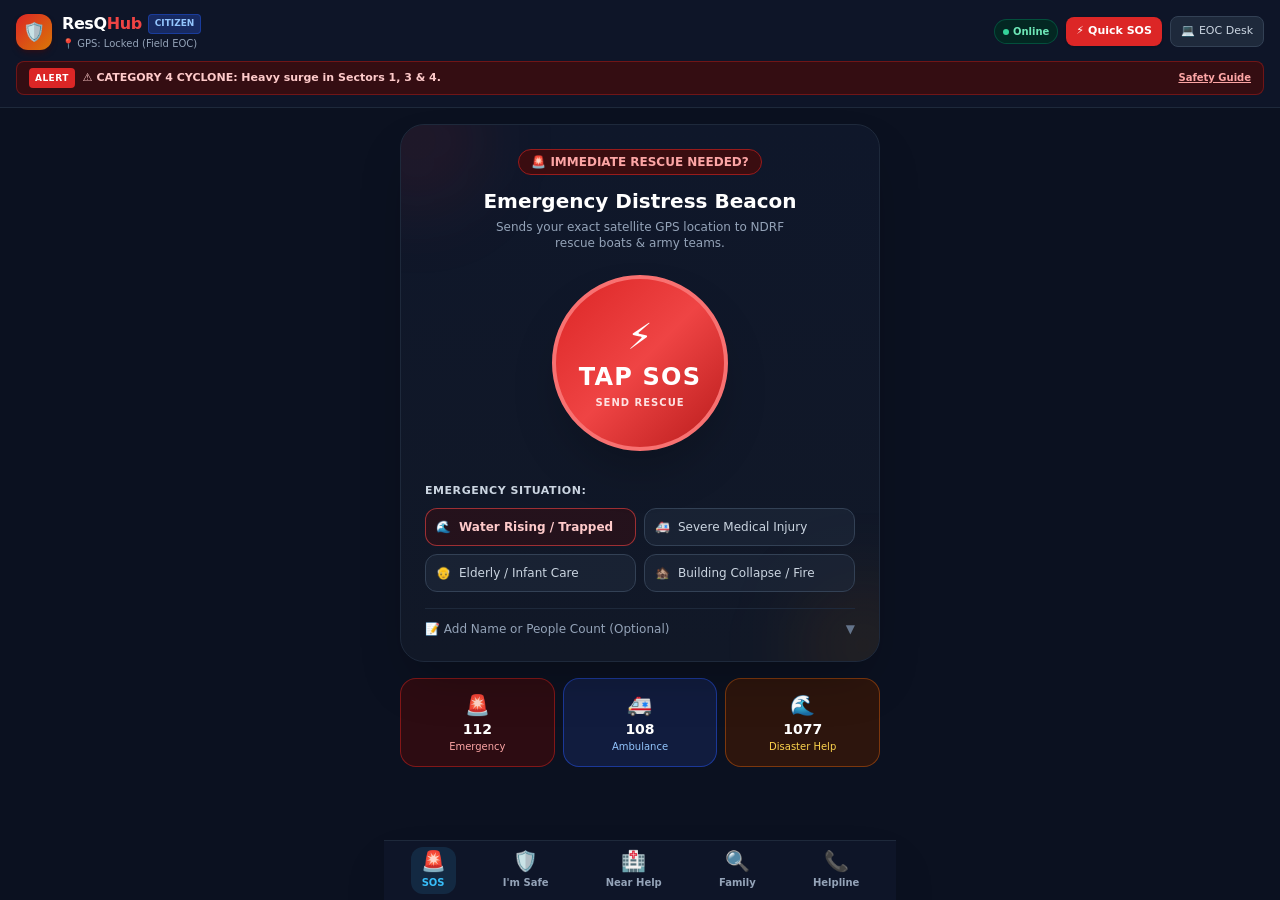
<file: mobile.html>
<!DOCTYPE html>
<html lang="en" class="dark">
<head>
  <meta charset="UTF-8">
  <meta name="viewport" content="width=device-width, initial-scale=1.0, maximum-scale=1.0, user-scalable=no">
  <title>ResQHub - Citizen Disaster Helpline</title>

  <!-- PWA Manifest & App Icons -->
  <link rel="manifest" href="manifest.json">
  <meta name="theme-color" content="#0b1120">
  <meta name="apple-mobile-web-app-capable" content="yes">
  <meta name="apple-mobile-web-app-status-bar-style" content="black-translucent">
  <meta name="apple-mobile-web-app-title" content="ResQHub">

  <!-- Local Tailwind CSS -->
  <script src="vendor/tailwind.js"></script>
  <script>
    tailwind.config = {
      darkMode: 'class',
      theme: {
        extend: {
          colors: {
            brand: {
              red: '#ef4444',
              amber: '#f59e0b',
              emerald: '#10b981',
              blue: '#3b82f6',
              dark: '#0b1120',
              card: '#1e293b'
            }
          }
        }
      }
    }
  </script>

  <!-- Local Leaflet CSS -->
  <link rel="stylesheet" href="vendor/leaflet/leaflet.css" />

  <style>
    body {
      -webkit-tap-highlight-color: transparent;
      touch-action: manipulation;
      user-select: none;
      font-family: ui-sans-serif, system-ui, -apple-system, BlinkMacSystemFont, "Segoe UI", Roboto, sans-serif;
    }
    .safe-bottom {
      padding-bottom: calc(5rem + env(safe-area-inset-bottom, 20px));
    }
    .sos-pulse-ring {
      animation: pulse-ring 2s cubic-bezier(0.215, 0.61, 0.355, 1) infinite;
    }
    @keyframes pulse-ring {
      0% { transform: scale(0.96); box-shadow: 0 0 0 0 rgba(239, 68, 68, 0.7); }
      70% { transform: scale(1.04); box-shadow: 0 0 0 25px rgba(239, 68, 68, 0); }
      100% { transform: scale(0.96); box-shadow: 0 0 0 0 rgba(239, 68, 68, 0); }
    }
    .active-nav-tab {
      color: #38bdf8 !important;
      background-color: rgba(56, 189, 248, 0.12);
    }
  </style>
</head>
<body class="bg-[#0b1120] text-slate-100 min-h-screen flex flex-col safe-bottom antialiased">

  <!-- Top Sticky Header -->
  <header class="sticky top-0 z-40 bg-[#0f172a]/95 backdrop-blur border-b border-slate-800 px-4 py-3">
    <div class="flex items-center justify-between">
      <div class="flex items-center gap-2.5">
        <div class="w-9 h-9 rounded-xl bg-gradient-to-br from-red-600 to-amber-600 flex items-center justify-center text-lg shadow-md shadow-red-950/40">
          🛡️
        </div>
        <div>
          <div class="flex items-center gap-1.5">
            <h1 class="font-black text-base tracking-tight text-white">ResQ<span class="text-red-500">Hub</span></h1>
            <span class="text-[9px] font-bold px-1.5 py-0.5 rounded bg-blue-900/60 text-blue-300 border border-blue-700/50">CITIZEN</span>
          </div>
          <p class="text-[10px] text-slate-400" id="header-gps-text">📍 GPS: Locating...</p>
        </div>
      </div>

      <div class="flex items-center gap-2">
        <!-- Online/Offline Indicator Badge -->
        <span id="mobile-net-status" class="inline-flex items-center gap-1 px-2 py-1 rounded-full text-[10px] font-bold bg-emerald-950/80 text-emerald-300 border border-emerald-700/50">
          <span class="w-1.5 h-1.5 rounded-full bg-emerald-400 animate-pulse"></span>
          <span>Online</span>
        </span>

        <!-- Switch to dedicated Phone SOS View -->
        <a href="user.html" title="Open Dedicated 1-Tap SOS Phone View" class="px-2.5 py-1.5 rounded-lg bg-red-600 hover:bg-red-500 text-white text-[11px] font-bold flex items-center gap-1 transition shadow">
          <span>⚡</span>
          <span>Quick SOS</span>
        </a>

        <!-- Switch to Operator Desktop Dashboard -->
        <button onclick="switchToOperatorView()" title="Switch to Full Desktop EOC Command Center" class="px-2.5 py-1.5 rounded-lg bg-slate-800 hover:bg-slate-700 border border-slate-700 text-slate-300 text-[11px] font-medium flex items-center gap-1 transition">
          <span>💻</span>
          <span class="hidden sm:inline">EOC Desk</span>
        </button>
      </div>
    </div>

    <!-- Active Disaster Alert Banner -->
    <div class="mt-2.5 px-3 py-1.5 rounded-lg bg-red-950/70 border border-red-800/60 flex items-center justify-between text-xs text-red-200">
      <div class="flex items-center gap-2 truncate">
        <span class="px-1.5 py-0.5 rounded bg-red-600 text-white font-black text-[9px] uppercase tracking-wider shrink-0">ALERT</span>
        <span class="truncate font-semibold text-[11px]" id="disaster-banner-msg">⚠️ CATEGORY 4 CYCLONE: Heavy surge in Sectors 1, 3 & 4.</span>
      </div>
      <button onclick="switchTab('tab-survival')" class="text-[10px] text-red-300 underline font-bold shrink-0 ml-2">Safety Guide</button>
    </div>
  </header>

  <!-- Main Content Container -->
  <main class="flex-1 px-4 py-4 max-w-lg mx-auto w-full space-y-4">

    <!-- TAB 1: 🚨 EMERGENCY SOS (Active by default) -->
    <section id="section-sos" class="tab-section space-y-4">
      
      <!-- Big SOS Card -->
      <div class="bg-gradient-to-b from-slate-900 to-[#111827] rounded-3xl p-6 border border-slate-800 text-center shadow-2xl relative overflow-hidden">
        <div class="absolute -top-12 -left-12 w-32 h-32 bg-red-600/10 rounded-full blur-2xl"></div>
        <div class="absolute -bottom-12 -right-12 w-32 h-32 bg-amber-600/10 rounded-full blur-2xl"></div>

        <div class="relative z-10">
          <span class="inline-block px-3 py-1 rounded-full text-xs font-bold bg-red-950/80 text-red-300 border border-red-800 mb-3">
            🚨 IMMEDIATE RESCUE NEEDED?
          </span>
          <h2 class="text-xl font-extrabold text-white">Emergency Distress Beacon</h2>
          <p class="text-xs text-slate-400 mt-1 max-w-xs mx-auto">
            Sends your exact satellite GPS location to NDRF rescue boats & army teams.
          </p>

          <!-- Massive 1-Tap SOS Button -->
          <div class="py-6 flex justify-center">
            <button id="btn-main-sos" onclick="triggerMobileSos()" class="sos-pulse-ring w-44 h-44 rounded-full bg-gradient-to-br from-red-600 via-red-500 to-red-700 text-white flex flex-col items-center justify-center shadow-2xl border-4 border-red-400 active:scale-95 transition transform">
              <span class="text-4xl mb-1">⚡</span>
              <span class="text-2xl font-black tracking-wider">TAP SOS</span>
              <span class="text-[10px] font-bold text-red-100 uppercase tracking-widest mt-0.5">Send Rescue</span>
            </button>
          </div>

          <!-- Quick Emergency Type Selector -->
          <div class="text-left mt-2">
            <label class="block text-[11px] font-bold text-slate-300 uppercase tracking-wider mb-2">Emergency Situation:</label>
            <div class="grid grid-cols-2 gap-2 text-xs" id="sos-type-chips">
              <button onclick="selectSosType(this, '🌊 Water Rising / Trapped on Roof')" class="sos-chip p-2.5 rounded-xl border border-red-500/60 bg-red-950/40 text-red-200 font-semibold text-left flex items-center gap-2">
                <span>🌊</span> Water Rising / Trapped
              </button>
              <button onclick="selectSosType(this, '🚑 Severe Injury / Medical')" class="sos-chip p-2.5 rounded-xl border border-slate-700 bg-slate-800/60 text-slate-300 font-medium text-left flex items-center gap-2">
                <span>🚑</span> Severe Medical Injury
              </button>
              <button onclick="selectSosType(this, '👴 Elderly / Infant Evacuation')" class="sos-chip p-2.5 rounded-xl border border-slate-700 bg-slate-800/60 text-slate-300 font-medium text-left flex items-center gap-2">
                <span>👴</span> Elderly / Infant Care
              </button>
              <button onclick="selectSosType(this, '🏚️ Collapsed Building / Fire')" class="sos-chip p-2.5 rounded-xl border border-slate-700 bg-slate-800/60 text-slate-300 font-medium text-left flex items-center gap-2">
                <span>🏚️</span> Building Collapse / Fire
              </button>
            </div>
          </div>

          <!-- Optional Quick Details -->
          <div class="mt-4 pt-3 border-t border-slate-800 text-left">
            <details class="text-xs group">
              <summary class="cursor-pointer text-slate-400 hover:text-white font-medium flex items-center justify-between">
                <span>📝 Add Name or People Count (Optional)</span>
                <span class="text-slate-500 group-open:rotate-180 transition">▼</span>
              </summary>
              <div class="mt-3 space-y-2.5">
                <input type="text" id="sos-input-name" placeholder="Your Name (e.g. Ramesh Sharma)" class="w-full px-3 py-2 rounded-xl bg-slate-800 border border-slate-700 text-white text-xs placeholder-slate-500 focus:outline-none focus:border-red-500">
                <div class="grid grid-cols-2 gap-2">
                  <input type="tel" id="sos-input-phone" placeholder="Phone Number" class="w-full px-3 py-2 rounded-xl bg-slate-800 border border-slate-700 text-white text-xs placeholder-slate-500 focus:outline-none focus:border-red-500">
                  <select id="sos-input-count" class="w-full px-3 py-2 rounded-xl bg-slate-800 border border-slate-700 text-white text-xs focus:outline-none focus:border-red-500">
                    <option value="1">1 Person</option>
                    <option value="2">2 People</option>
                    <option value="3" selected>3 People</option>
                    <option value="4">4 People</option>
                    <option value="5+">5+ People</option>
                  </select>
                </div>
                <input type="text" id="sos-input-address" placeholder="Landmark or Floor (e.g. Flat 302, 3rd Floor)" class="w-full px-3 py-2 rounded-xl bg-slate-800 border border-slate-700 text-white text-xs placeholder-slate-500 focus:outline-none focus:border-red-500">
              </div>
            </details>
          </div>

        </div>
      </div>

      <!-- Active SOS Status Card (Hidden by default, shown when SOS active) -->
      <div id="sos-active-card" class="hidden bg-red-950/90 border-2 border-red-500 rounded-3xl p-5 shadow-2xl space-y-3">
        <div class="flex items-center justify-between">
          <div class="flex items-center gap-2">
            <span class="w-3 h-3 rounded-full bg-red-500 animate-ping"></span>
            <span class="font-black text-sm text-red-100 tracking-wide">DISTRESS SIGNAL ACTIVE</span>
          </div>
          <span class="text-[10px] font-bold px-2 py-0.5 rounded bg-red-900 text-red-200 border border-red-600" id="sos-badge-id">#SOS-NOW</span>
        </div>

        <div class="bg-black/40 rounded-2xl p-3 border border-red-800/60 space-y-2 text-xs">
          <div class="flex justify-between text-slate-300">
            <span>Dispatched Unit:</span>
            <span class="font-bold text-white" id="sos-assigned-unit">NDRF Rescue Boat Alpha</span>
          </div>
          <div class="flex justify-between text-slate-300">
            <span>Response Status:</span>
            <span class="font-bold text-amber-300" id="sos-response-status">En Route to Coordinates</span>
          </div>
          <div class="flex justify-between text-slate-300">
            <span>Your GPS:</span>
            <span class="font-mono text-white text-[11px]" id="sos-active-coords">19.0760, 72.8550</span>
          </div>
        </div>

        <p class="text-[11px] text-red-200 text-center font-medium">
          ⚠️ Stay on high ground. Keep phone battery safe. Flash phone light if boats approach.
        </p>

        <div class="flex gap-2 pt-1">
          <button onclick="toggleSosFlashlight()" class="flex-1 py-2.5 rounded-xl bg-amber-500 hover:bg-amber-400 text-slate-950 font-black text-xs flex items-center justify-center gap-1.5 shadow">
            <span>🔦</span> Strobe Flash
          </button>
          <button onclick="cancelActiveSos()" class="flex-1 py-2.5 rounded-xl bg-slate-800 hover:bg-slate-700 text-slate-200 font-bold text-xs border border-slate-700">
            Cancel (I'm Safe)
          </button>
        </div>
      </div>

      <!-- Quick 1-Tap Helplines Mini Bar -->
      <div class="grid grid-cols-3 gap-2">
        <a href="tel:112" class="p-3 rounded-2xl bg-red-950/60 border border-red-800/80 text-center active:scale-95 transition">
          <div class="text-xl">🚨</div>
          <div class="font-black text-white text-sm">112</div>
          <div class="text-[10px] text-red-300">Emergency</div>
        </a>
        <a href="tel:108" class="p-3 rounded-2xl bg-blue-950/60 border border-blue-800/80 text-center active:scale-95 transition">
          <div class="text-xl">🚑</div>
          <div class="font-black text-white text-sm">108</div>
          <div class="text-[10px] text-blue-300">Ambulance</div>
        </a>
        <a href="tel:1077" class="p-3 rounded-2xl bg-amber-950/60 border border-amber-800/80 text-center active:scale-95 transition">
          <div class="text-xl">🌊</div>
          <div class="font-black text-white text-sm">1077</div>
          <div class="text-[10px] text-amber-300">Disaster Help</div>
        </a>
      </div>

    </section>

    <!-- TAB 2: 🛡️ "I AM SAFE" CHECK-IN -->
    <section id="section-safe" class="tab-section hidden space-y-4">
      <div class="bg-slate-900 rounded-3xl p-5 border border-slate-800 shadow-xl space-y-4">
        <div class="flex items-center gap-3">
          <div class="w-10 h-10 rounded-2xl bg-emerald-950 border border-emerald-700 flex items-center justify-center text-xl">
            🛡️
          </div>
          <div>
            <h2 class="text-lg font-bold text-white">"I Am Safe" Check-In</h2>
            <p class="text-xs text-slate-400">Notify your family & register in the survivor database.</p>
          </div>
        </div>

        <form id="form-safe-checkin" onsubmit="handleSafeCheckin(event)" class="space-y-3">
          <div>
            <label class="block text-xs font-semibold text-slate-300 mb-1">Your Full Name *</label>
            <input type="text" id="safe-name" required placeholder="Enter your full name" class="w-full px-3.5 py-2.5 rounded-xl bg-slate-800 border border-slate-700 text-white text-xs focus:outline-none focus:border-emerald-500">
          </div>

          <div>
            <label class="block text-xs font-semibold text-slate-300 mb-1">Mobile Phone Number *</label>
            <input type="tel" id="safe-phone" required placeholder="e.g. +91 98200 12345" class="w-full px-3.5 py-2.5 rounded-xl bg-slate-800 border border-slate-700 text-white text-xs focus:outline-none focus:border-emerald-500">
          </div>

          <div>
            <label class="block text-xs font-semibold text-slate-300 mb-1">Where are you currently located? *</label>
            <select id="safe-location" class="w-full px-3.5 py-2.5 rounded-xl bg-slate-800 border border-slate-700 text-white text-xs focus:outline-none focus:border-emerald-500">
              <option value="St. Jude High School Relief Camp">St. Jude High School Relief Camp (Sector 2)</option>
              <option value="Metro Sports Arena Mega Shelter">Metro Sports Arena Mega Shelter (Bandra)</option>
              <option value="Community Civic Center Hub">Community Civic Center Hub (North Hilltop)</option>
              <option value="At Home (High Ground / Safe)">At Home (High Ground / Safe)</option>
              <option value="With Family / Relatives">With Relatives / Friends</option>
              <option value="Other Evacuation Site">Other Location</option>
            </select>
          </div>

          <div class="grid grid-cols-2 gap-3">
            <div>
              <label class="block text-xs font-semibold text-slate-300 mb-1">Family Members with you</label>
              <select id="safe-family-count" class="w-full px-3.5 py-2.5 rounded-xl bg-slate-800 border border-slate-700 text-white text-xs focus:outline-none focus:border-emerald-500">
                <option value="1">Only myself (1)</option>
                <option value="2">2 People</option>
                <option value="3" selected>3 People</option>
                <option value="4">4 People</option>
                <option value="5+">5+ People</option>
              </select>
            </div>
            <div>
              <label class="block text-xs font-semibold text-slate-300 mb-1">Medical Status</label>
              <select id="safe-health-status" class="w-full px-3.5 py-2.5 rounded-xl bg-slate-800 border border-slate-700 text-white text-xs focus:outline-none focus:border-emerald-500">
                <option value="Healthy & Uninjured" selected>Healthy / Uninjured</option>
                <option value="Minor Bruises">Minor Scratches/Bruises</option>
                <option value="Need Doctor Consultation">Need Doctor Checkup</option>
              </select>
            </div>
          </div>

          <div>
            <label class="block text-xs font-semibold text-slate-300 mb-1">Message for Loved Ones (Optional)</label>
            <input type="text" id="safe-notes" placeholder="e.g. We have food and dry clothing. Don't worry." class="w-full px-3.5 py-2.5 rounded-xl bg-slate-800 border border-slate-700 text-white text-xs focus:outline-none focus:border-emerald-500">
          </div>

          <button type="submit" class="w-full py-3.5 rounded-2xl bg-gradient-to-r from-emerald-600 to-teal-600 hover:from-emerald-500 hover:to-teal-500 text-white font-black text-xs shadow-lg shadow-emerald-950/50 flex items-center justify-center gap-2 active:scale-98 transition">
            <span>✅</span>
            <span>SUBMIT SAFE CHECK-IN</span>
          </button>
        </form>

        <!-- Check-in Success Banner -->
        <div id="safe-confirm-box" class="hidden p-4 rounded-2xl bg-emerald-950/70 border border-emerald-600 text-center space-y-2">
          <span class="text-2xl">🎉</span>
          <h3 class="font-bold text-sm text-emerald-200">You Are Registered Safe!</h3>
          <p class="text-xs text-emerald-300/90" id="safe-confirm-text">
            Your name is listed in the National Safe Registry. Relatives searching your name or phone will see your status.
          </p>
        </div>
      </div>
    </section>

    <!-- TAB 3: 🏥 FIND NEAREST HELP (Shelters, Hospitals, Water) -->
    <section id="section-help" class="tab-section hidden space-y-4">
      <div class="flex items-center justify-between">
        <div>
          <h2 class="text-lg font-bold text-white">Nearest Help & Shelters</h2>
          <p class="text-xs text-slate-400">Sorted by distance from your current GPS location.</p>
        </div>
        <button onclick="refreshUserGpsAndDistances()" class="p-2 rounded-xl bg-slate-800 text-slate-300 text-xs border border-slate-700 hover:text-white" title="Recalculate distance">
          🔄 GPS
        </button>
      </div>

      <!-- Filter Buttons -->
      <div class="flex gap-2 overflow-x-auto pb-1">
        <button onclick="filterHelpCards('all')" class="help-filter-btn px-3 py-1.5 rounded-xl text-xs font-bold bg-blue-600 text-white shrink-0">All</button>
        <button onclick="filterHelpCards('shelter')" class="help-filter-btn px-3 py-1.5 rounded-xl text-xs font-semibold bg-slate-800 text-slate-300 hover:text-white shrink-0">⛺ Shelters</button>
        <button onclick="filterHelpCards('hospital')" class="help-filter-btn px-3 py-1.5 rounded-xl text-xs font-semibold bg-slate-800 text-slate-300 hover:text-white shrink-0">🏥 Hospitals</button>
        <button onclick="filterHelpCards('water')" class="help-filter-btn px-3 py-1.5 rounded-xl text-xs font-semibold bg-slate-800 text-slate-300 hover:text-white shrink-0">💧 Water & Food</button>
      </div>

      <!-- Mini-Map Toggle Box -->
      <div class="bg-slate-900 rounded-2xl border border-slate-800 overflow-hidden">
        <div class="px-4 py-2.5 bg-slate-850 flex items-center justify-between cursor-pointer" onclick="toggleMobileMiniMap()">
          <span class="text-xs font-bold text-slate-300 flex items-center gap-1.5">
            <span>🗺️</span> <span>Tactical Mini-Map (Offline)</span>
          </span>
          <span id="minimap-toggle-icon" class="text-xs text-slate-400">Show ▼</span>
        </div>
        <div id="mobile-map-container" class="h-56 w-full hidden"></div>
      </div>

      <!-- Facility Cards List -->
      <div class="space-y-3" id="help-facility-list">
        <!-- Injected dynamically via mobile.js -->
      </div>
    </section>

    <!-- TAB 4: 🔍 FIND MISSING FAMILY -->
    <section id="section-family" class="tab-section hidden space-y-4">
      <div class="bg-slate-900 rounded-3xl p-5 border border-slate-800 shadow-xl space-y-4">
        <div>
          <h2 class="text-lg font-bold text-white">Find Missing Family & Friends</h2>
          <p class="text-xs text-slate-400">Search survivor camp registrations and safe check-ins.</p>
        </div>

        <!-- Search Input -->
        <div class="relative">
          <input type="text" id="family-search-input" oninput="searchFamilyRegistry()" placeholder="Type name or phone number..." class="w-full pl-10 pr-4 py-3 rounded-2xl bg-slate-800 border border-slate-700 text-white text-xs placeholder-slate-500 focus:outline-none focus:border-blue-500">
          <span class="absolute left-3.5 top-3.5 text-slate-400 text-sm">🔍</span>
        </div>

        <!-- Search Results -->
        <div class="space-y-2.5" id="family-search-results">
          <!-- Injected dynamically via mobile.js -->
        </div>
      </div>

      <!-- Request Relief Supplies Card -->
      <div class="bg-slate-900 rounded-3xl p-5 border border-slate-800 shadow-xl space-y-3">
        <div class="flex items-center gap-2.5">
          <span class="text-xl">📦</span>
          <div>
            <h3 class="font-bold text-sm text-white">Need Relief Supplies Delivered?</h3>
            <p class="text-xs text-slate-400">Request drinking water, rations, or medicine to your location.</p>
          </div>
        </div>

        <form id="form-relief-request" onsubmit="handleReliefRequest(event)" class="space-y-3">
          <div class="grid grid-cols-2 gap-2 text-xs">
            <label class="flex items-center gap-2 p-2 rounded-xl bg-slate-800 border border-slate-700 text-slate-200">
              <input type="checkbox" name="reliefItem" value="Clean Drinking Water" checked class="rounded text-blue-600">
              <span>💧 Clean Water</span>
            </label>
            <label class="flex items-center gap-2 p-2 rounded-xl bg-slate-800 border border-slate-700 text-slate-200">
              <input type="checkbox" name="reliefItem" value="Emergency Food Rations" checked class="rounded text-blue-600">
              <span>🍞 Food Rations</span>
            </label>
            <label class="flex items-center gap-2 p-2 rounded-xl bg-slate-800 border border-slate-700 text-slate-200">
              <input type="checkbox" name="reliefItem" value="Baby Food & Diapers" class="rounded text-blue-600">
              <span>🍼 Baby Care</span>
            </label>
            <label class="flex items-center gap-2 p-2 rounded-xl bg-slate-800 border border-slate-700 text-slate-200">
              <input type="checkbox" name="reliefItem" value="Insulin / Prescription Medicine" class="rounded text-blue-600">
              <span>💊 Medicines</span>
            </label>
          </div>

          <input type="text" id="relief-contact" required placeholder="Your Name & Mobile Number" class="w-full px-3 py-2 rounded-xl bg-slate-800 border border-slate-700 text-white text-xs focus:outline-none focus:border-blue-500">
          <input type="text" id="relief-location" required placeholder="Your Exact Location / House No." class="w-full px-3 py-2 rounded-xl bg-slate-800 border border-slate-700 text-white text-xs focus:outline-none focus:border-blue-500">

          <button type="submit" class="w-full py-3 rounded-2xl bg-blue-600 hover:bg-blue-500 text-white font-bold text-xs shadow-md active:scale-98 transition">
            Submit Relief Supply Request
          </button>
        </form>
      </div>
    </section>

    <!-- TAB 5: 📞 SPEED-DIAL HELPLINES -->
    <section id="section-dial" class="tab-section hidden space-y-4">
      <div>
        <h2 class="text-lg font-bold text-white">Emergency Helplines (Direct Call)</h2>
        <p class="text-xs text-slate-400">Tap any button to connect immediately to emergency rescue dispatchers.</p>
      </div>

      <div class="grid grid-cols-1 gap-3">
        <a href="tel:112" class="flex items-center justify-between p-4 rounded-2xl bg-red-950/70 border border-red-800 active:scale-98 transition">
          <div class="flex items-center gap-3">
            <div class="w-12 h-12 rounded-xl bg-red-600 flex items-center justify-center text-2xl text-white font-black">
              🚨
            </div>
            <div>
              <div class="font-extrabold text-white text-base">112 - National Emergency</div>
              <div class="text-xs text-red-300">Police, Rescue & Multi-Disaster Command</div>
            </div>
          </div>
          <span class="px-3 py-1 rounded-xl bg-red-600 text-white text-xs font-bold">CALL NOW</span>
        </a>

        <a href="tel:108" class="flex items-center justify-between p-4 rounded-2xl bg-blue-950/70 border border-blue-800 active:scale-98 transition">
          <div class="flex items-center gap-3">
            <div class="w-12 h-12 rounded-xl bg-blue-600 flex items-center justify-center text-2xl text-white font-black">
              🚑
            </div>
            <div>
              <div class="font-extrabold text-white text-base">108 - Medical Ambulance</div>
              <div class="text-xs text-blue-300">Trauma care, Oxygen & Emergency Paramedics</div>
            </div>
          </div>
          <span class="px-3 py-1 rounded-xl bg-blue-600 text-white text-xs font-bold">CALL NOW</span>
        </a>

        <a href="tel:1077" class="flex items-center justify-between p-4 rounded-2xl bg-amber-950/70 border border-amber-800 active:scale-98 transition">
          <div class="flex items-center gap-3">
            <div class="w-12 h-12 rounded-xl bg-amber-600 flex items-center justify-center text-2xl text-white font-black">
              🌊
            </div>
            <div>
              <div class="font-extrabold text-white text-base">1077 - NDRF Disaster Helpline</div>
              <div class="text-xs text-amber-300">Flood Boat Rescue & Cyclone Relief Command</div>
            </div>
          </div>
          <span class="px-3 py-1 rounded-xl bg-amber-600 text-white text-xs font-bold">CALL NOW</span>
        </a>

        <a href="tel:101" class="flex items-center justify-between p-4 rounded-2xl bg-orange-950/70 border border-orange-800 active:scale-98 transition">
          <div class="flex items-center gap-3">
            <div class="w-12 h-12 rounded-xl bg-orange-600 flex items-center justify-center text-2xl text-white font-black">
              🚒
            </div>
            <div>
              <div class="font-extrabold text-white text-base">101 - Fire & Rescue Services</div>
              <div class="text-xs text-orange-300">Building Collapse, Fire & Hazmat Extraction</div>
            </div>
          </div>
          <span class="px-3 py-1 rounded-xl bg-orange-600 text-white text-xs font-bold">CALL NOW</span>
        </a>

        <a href="tel:1091" class="flex items-center justify-between p-4 rounded-2xl bg-purple-950/70 border border-purple-800 active:scale-98 transition">
          <div class="flex items-center gap-3">
            <div class="w-12 h-12 rounded-xl bg-purple-600 flex items-center justify-center text-2xl text-white font-black">
              👩
            </div>
            <div>
              <div class="font-extrabold text-white text-base">1091 - Women & Child Safety</div>
              <div class="text-xs text-purple-300">Special Vulnerable Relief Assistance</div>
            </div>
          </div>
          <span class="px-3 py-1 rounded-xl bg-purple-600 text-white text-xs font-bold">CALL NOW</span>
        </a>
      </div>
    </section>

    <!-- TAB 6: 📚 OFFLINE SURVIVAL & FIRST AID GUIDE -->
    <section id="section-survival" class="tab-section hidden space-y-4">
      <div>
        <h2 class="text-lg font-bold text-white">Offline Survival & First Aid Guide</h2>
        <p class="text-xs text-slate-400">Critical procedures to stay alive in disaster zones without internet.</p>
      </div>

      <div class="space-y-3">
        <!-- Guide 1: Water Purification -->
        <div class="bg-slate-900 rounded-2xl border border-slate-800 p-4 space-y-2">
          <div class="flex items-center gap-2 text-sm font-bold text-emerald-400">
            <span>💧</span> How to Make Flood Water Safe to Drink
          </div>
          <p class="text-xs text-slate-300 leading-relaxed">
            1. Filter cloudy water through a clean cotton cloth or folded T-shirt into a container.<br>
            2. <strong>Boil vigorously for at least 1 full minute</strong> (3 minutes at higher altitudes).<br>
            3. If no fire is available: Add 2 drops of standard household unscented chlorine bleach per 1 Liter of clear water. Stir and wait 30 minutes before drinking.
          </p>
        </div>

        <!-- Guide 2: Electrical Hazards -->
        <div class="bg-slate-900 rounded-2xl border border-slate-800 p-4 space-y-2">
          <div class="flex items-center gap-2 text-sm font-bold text-amber-400">
            <span>⚡</span> Electrical Hazard & Submerged Wires
          </div>
          <p class="text-xs text-slate-300 leading-relaxed">
            - <strong>NEVER step into water</strong> if power lines are submerged anywhere nearby.<br>
            - Turn off your home's main electrical breaker switch ONLY if you can do so while completely dry.<br>
            - If you feel tingling in your feet while wading in water: Stop immediately, hop away on one foot, or shuffle feet together without lifting them off the ground.
          </p>
        </div>

        <!-- Guide 3: Snakebite First Aid -->
        <div class="bg-slate-900 rounded-2xl border border-slate-800 p-4 space-y-2">
          <div class="flex items-center gap-2 text-sm font-bold text-red-400">
            <span>🐍</span> Flood Snakebite Emergency Action
          </div>
          <p class="text-xs text-slate-300 leading-relaxed">
            1. Keep the victim calm and strictly still. Movement accelerates venom absorption.<br>
            2. Immobilize the bitten limb below heart level with a splint or firm cloth.<br>
            3. <strong>DO NOT cut the wound, DO NOT attempt to suck venom, and DO NOT apply ice or tight tourniquets.</strong><br>
            4. Evacuate immediately to City Trauma Hospital (+91 98201 11223) for anti-venom vial administration.
          </p>
        </div>

        <!-- Guide 4: Severe Bleeding -->
        <div class="bg-slate-900 rounded-2xl border border-slate-800 p-4 space-y-2">
          <div class="flex items-center gap-2 text-sm font-bold text-blue-400">
            <span>🩹</span> Severe Wound & Bleeding Control
          </div>
          <p class="text-xs text-slate-300 leading-relaxed">
            1. Apply firm, continuous direct pressure over the wound using a sterile cloth or clean clothing.<br>
            2. Elevate the injured limb above heart level if possible.<br>
            3. Do not remove the first cloth if blood seeps through; place a second cloth directly over it and continue firm pressure until medical help arrives.
          </p>
        </div>
      </div>
    </section>

  </main>

  <!-- Sticky Bottom Navigation Bar (Thumb Friendly) -->
  <nav class="fixed bottom-0 left-0 right-0 z-50 bg-[#0f172a]/95 backdrop-blur border-t border-slate-800 px-2 py-1.5 flex justify-around items-center max-w-lg mx-auto shadow-2xl">
    <button onclick="switchTab('tab-sos')" id="tab-sos" class="nav-btn active-nav-tab flex flex-col items-center justify-center py-1 px-2.5 rounded-xl text-slate-400 transition">
      <span class="text-xl leading-none">🚨</span>
      <span class="text-[10px] font-bold mt-1">SOS</span>
    </button>
    <button onclick="switchTab('tab-safe')" id="tab-safe" class="nav-btn flex flex-col items-center justify-center py-1 px-2.5 rounded-xl text-slate-400 transition">
      <span class="text-xl leading-none">🛡️</span>
      <span class="text-[10px] font-bold mt-1">I'm Safe</span>
    </button>
    <button onclick="switchTab('tab-help')" id="tab-help" class="nav-btn flex flex-col items-center justify-center py-1 px-2.5 rounded-xl text-slate-400 transition">
      <span class="text-xl leading-none">🏥</span>
      <span class="text-[10px] font-bold mt-1">Near Help</span>
    </button>
    <button onclick="switchTab('tab-family')" id="tab-family" class="nav-btn flex flex-col items-center justify-center py-1 px-2.5 rounded-xl text-slate-400 transition">
      <span class="text-xl leading-none">🔍</span>
      <span class="text-[10px] font-bold mt-1">Family</span>
    </button>
    <button onclick="switchTab('tab-dial')" id="tab-dial" class="nav-btn flex flex-col items-center justify-center py-1 px-2.5 rounded-xl text-slate-400 transition">
      <span class="text-xl leading-none">📞</span>
      <span class="text-[10px] font-bold mt-1">Helpline</span>
    </button>
  </nav>

  <!-- Toast Container -->
  <div id="toast-container" class="fixed top-16 left-4 right-4 z-50 pointer-events-none flex flex-col gap-2 max-w-sm mx-auto"></div>

  <!-- Scripts -->
  <script src="vendor/leaflet/leaflet.js"></script>
  <script src="js/data.js"></script>
  <script src="js/mobile.js"></script>

  <!-- Service Worker Registration for PWA Offline Functionality -->
  <script>
    if ('serviceWorker' in navigator) {
      window.addEventListener('load', () => {
        navigator.serviceWorker.register('./sw.js')
          .then(reg => console.log('[Mobile SW] Registered for offline support'))
          .catch(err => console.warn('[Mobile SW] Registration failed', err));
      });
    }
  </script>
</body>
</html>
</file>
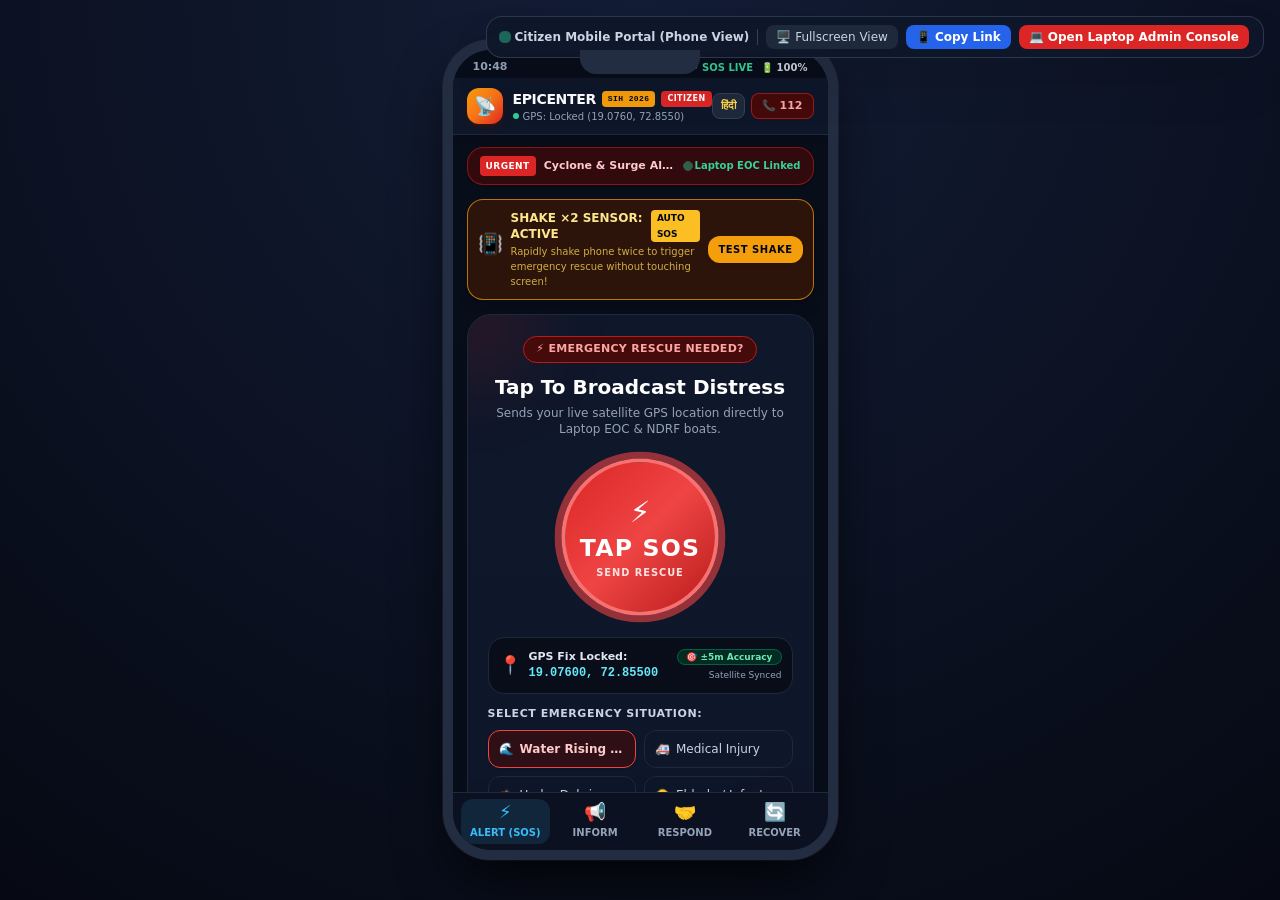
<file: sos.html>
<!DOCTYPE html>
<html>
<head>
  <meta charset="UTF-8">
  <meta http-equiv="refresh" content="0; url=user.html">
  <title>Redirecting to ResQHub Citizen SOS...</title>
</head>
<body style="background:#080d1a; color:white; font-family:sans-serif; text-align:center; padding-top:20vh;">
  <p>⚡ Opening Citizen SOS Emergency Portal...</p>
  <p><a href="user.html" style="color:#ef4444;">Click here if not redirected</a></p>
</body>
</html>
</file>
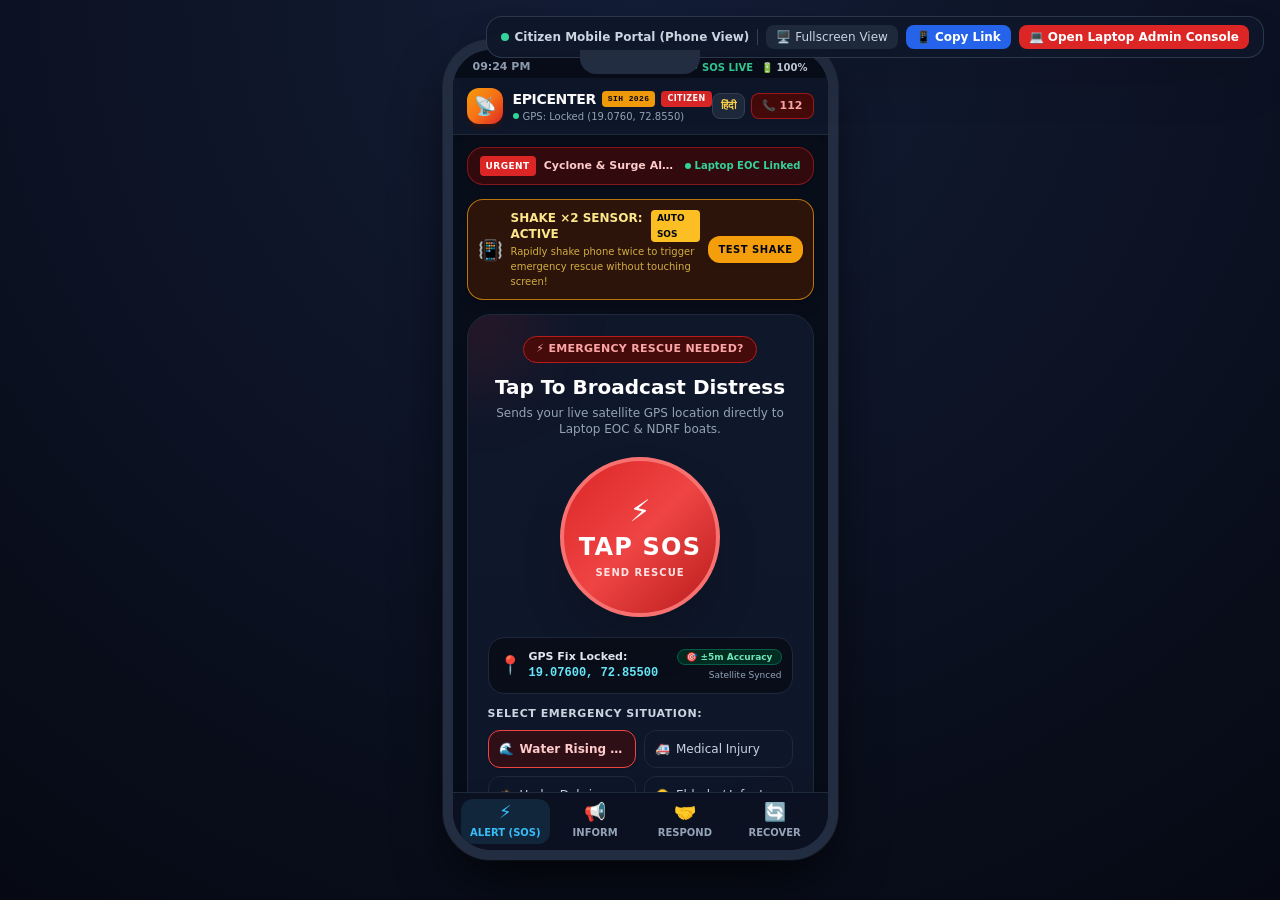
<file: user.html>
<!DOCTYPE html>
<html lang="en" class="dark">
<head>
  <meta charset="UTF-8">
  <meta name="viewport" content="width=device-width, initial-scale=1.0, maximum-scale=1.0, user-scalable=no, viewport-fit=cover">
  <title>ResQHub - Citizen Emergency SOS Portal</title>

  <!-- PWA Metadata -->
  <link rel="manifest" href="manifest.json">
  <meta name="theme-color" content="#0b1120">
  <meta name="apple-mobile-web-app-capable" content="yes">
  <meta name="apple-mobile-web-app-status-bar-style" content="black-translucent">
  <meta name="apple-mobile-web-app-title" content="ResQHub SOS">

  <!-- Local Offline Tailwind CSS -->
  <script src="vendor/tailwind.js"></script>
  <script>
    tailwind.config = {
      darkMode: 'class',
      theme: {
        extend: {
          colors: {
            brand: {
              red: '#ef4444',
              crimson: '#dc2626',
              amber: '#f59e0b',
              emerald: '#10b981',
              cyan: '#06b6d4',
              blue: '#3b82f6',
              dark: '#080d1a',
              card: '#11192e'
            }
          }
        }
      }
    }
  </script>

  <!-- Local Leaflet CSS -->
  <link rel="stylesheet" href="vendor/leaflet/leaflet.css" />

  <style>
    body {
      -webkit-tap-highlight-color: transparent;
      touch-action: manipulation;
      user-select: none;
      font-family: ui-sans-serif, system-ui, -apple-system, BlinkMacSystemFont, "Segoe UI", Roboto, sans-serif;
      background-color: #050811;
    }

    /* Device frame mockup for desktop presentation */
    @media (min-width: 641px) {
      .phone-wrapper-mode {
        display: flex;
        align-items: center;
        justify-content: center;
        min-height: 100vh;
        padding: 24px;
        background: radial-gradient(circle at top, #131d36 0%, #060913 100%);
      }
      .phone-device-frame {
        width: 395px;
        height: 820px;
        max-height: 94vh;
        border-radius: 48px;
        border: 10px solid #232d42;
        box-shadow: 0 25px 60px -15px rgba(0, 0, 0, 0.9), 0 0 0 1px rgba(255, 255, 255, 0.08);
        overflow: hidden;
        position: relative;
        display: flex;
        flex-direction: column;
        background: #080d1a;
      }
      .phone-notch {
        width: 120px;
        height: 24px;
        background: #232d42;
        border-radius: 0 0 16px 16px;
        position: absolute;
        top: 0;
        left: 50%;
        transform: translateX(-50%);
        z-index: 50;
      }
    }

    @media (max-width: 640px) {
      .phone-wrapper-mode {
        min-height: 100vh;
        background: #080d1a;
      }
      .phone-device-frame {
        width: 100%;
        min-height: 100vh;
        border: none;
        border-radius: 0;
        box-shadow: none;
      }
      .phone-notch {
        display: none;
      }
    }

    /* SOS Button Pulse Wave Animation */
    .sos-beacon-ring {
      animation: beacon-pulse 1.8s cubic-bezier(0.2, 0.8, 0.2, 1) infinite;
    }
    @keyframes beacon-pulse {
      0% { transform: scale(0.96); box-shadow: 0 0 0 0 rgba(239, 68, 68, 0.8); }
      60% { transform: scale(1.05); box-shadow: 0 0 0 28px rgba(239, 68, 68, 0); }
      100% { transform: scale(0.96); box-shadow: 0 0 0 0 rgba(239, 68, 68, 0); }
    }

    /* SOS Active Strobe Screen */
    .emergency-strobe {
      animation: strobe-flash 0.5s steps(2, start) infinite;
    }
    @keyframes strobe-flash {
      to { background-color: #ffffff; }
    }

    /* Safe Area Inset */
    .app-scroll-container {
      padding-bottom: calc(5rem + env(safe-area-inset-bottom, 20px));
    }

    /* Smooth Nav Button States */
    .nav-active {
      color: #38bdf8 !important;
      background: rgba(56, 189, 248, 0.12);
    }
  </style>
</head>
<body class="text-slate-100 antialiased">

  <!-- Desktop Presentation Floating Control Toolbar -->
  <aside id="desktop-demo-bar" class="hidden sm:flex fixed top-4 right-4 z-50 items-center gap-2 bg-slate-900/90 border border-slate-700/80 px-3.5 py-2 rounded-2xl shadow-2xl backdrop-blur text-xs">
    <div class="flex items-center gap-1.5 font-bold text-slate-300">
      <span class="w-2 h-2 rounded-full bg-emerald-400 animate-ping"></span>
      <span>Citizen Mobile Portal (Phone View)</span>
    </div>
    <div class="h-4 w-px bg-slate-700"></div>
    <button onclick="toggleDeviceMockup()" id="btn-toggle-frame" class="px-2.5 py-1 rounded-lg bg-slate-800 hover:bg-slate-700 text-slate-300 transition">
      🖥️ Fullscreen View
    </button>
    <button onclick="copyMobileUrl()" class="px-2.5 py-1 rounded-lg bg-blue-600 hover:bg-blue-500 text-white font-semibold transition flex items-center gap-1">
      <span>📱</span> Copy Link
    </button>
    <a href="index.html" class="px-2.5 py-1 rounded-lg bg-red-600 hover:bg-red-500 text-white font-bold transition flex items-center gap-1">
      <span>💻</span> Open Laptop Admin Console
    </a>
  </aside>

  <!-- Outer Phone Container -->
  <div class="phone-wrapper-mode" id="phone-wrapper">
    
    <!-- Phone Device Shell -->
    <div class="phone-device-frame relative flex flex-col" id="phone-frame">
      <div class="phone-notch"></div>

      <!-- Phone Top Status Bar -->
      <div class="h-7 px-5 pt-1.5 flex items-center justify-between text-[11px] text-slate-400 font-semibold select-none z-40 bg-[#080d1a]">
        <span id="phone-clock">10:48</span>
        <div class="flex items-center gap-2">
          <span class="text-[10px] text-emerald-400 font-bold" id="status-5g">5G • SOS LIVE</span>
          <span id="phone-battery-pill" class="text-[10px] text-slate-300">🔋 89%</span>
        </div>
      </div>

      <!-- App Header Bar (EPICENTER - Smart India Hackathon 2026) -->
      <header class="bg-[#0e172a] border-b border-slate-800 px-3.5 py-2.5 z-30 flex items-center justify-between shadow-md">
        <div class="flex items-center gap-2.5">
          <div class="w-9 h-9 rounded-xl bg-gradient-to-br from-amber-500 via-orange-500 to-red-600 flex items-center justify-center text-lg shadow-md shadow-orange-950/60 font-black">
            📡
          </div>
          <div>
            <div class="flex items-center gap-1.5">
              <span class="font-black text-sm tracking-tight text-white">EPICENTER</span>
              <span class="text-[8px] font-black px-1.5 py-0.5 rounded bg-amber-500 text-slate-950 font-mono tracking-wider">SIH 2026</span>
              <span class="text-[8px] font-black px-1.5 py-0.5 rounded bg-red-600 text-white uppercase tracking-wider">CITIZEN</span>
            </div>
            <p class="text-[10px] text-slate-400 flex items-center gap-1" id="gps-header-status">
              <span class="w-1.5 h-1.5 rounded-full bg-emerald-400 animate-pulse"></span>
              <span id="gps-header-text">GPS: Locating satellite fix...</span>
            </p>
          </div>
        </div>

        <!-- Header Actions: Language & Helpline -->
        <div class="flex items-center gap-1.5">
          <button onclick="toggleLanguage()" id="btn-lang" class="px-2 py-1 rounded-lg bg-slate-800 border border-slate-700 text-[11px] font-bold text-amber-300 hover:bg-slate-700 transition">
            हिंदी
          </button>
          <a href="tel:112" class="px-2.5 py-1 rounded-lg bg-red-950 border border-red-700/80 text-red-300 text-[11px] font-extrabold flex items-center gap-1 active:scale-95 transition">
            <span>📞</span> 112
          </a>
        </div>
      </header>

      <!-- Scrollable App Screen Content -->
      <main class="flex-1 overflow-y-auto app-scroll-container px-3.5 py-3 space-y-3.5 relative" id="app-main-content">

        <!-- Active Disaster Headline Marquee -->
        <div class="px-3 py-2 rounded-2xl bg-red-950/70 border border-red-800/80 flex items-center justify-between text-xs text-red-200 shadow">
          <div class="flex items-center gap-2 truncate">
            <span class="px-1.5 py-0.5 rounded bg-red-600 text-white font-black text-[9px] uppercase tracking-wider shrink-0">URGENT</span>
            <span class="truncate font-semibold text-[11px]" id="txt-disaster-banner">Cyclone & Surge Alert: Sectors 1, 3 & 4</span>
          </div>
          <span id="sync-indicator-badge" class="text-[10px] text-emerald-400 font-bold ml-2 shrink-0 flex items-center gap-1">
            <span class="w-1.5 h-1.5 rounded-full bg-emerald-400 animate-ping"></span> Laptop EOC Linked
          </span>
        </div>

        <!-- Shake x2 Accelerometer Sensor Bar (Slide 1 & 2 Alignment) -->
        <div class="p-2.5 rounded-2xl bg-amber-950/60 border border-amber-500/70 flex items-center justify-between gap-2 shadow-lg">
          <div class="flex items-center gap-2">
            <span class="text-xl animate-bounce">📳</span>
            <div>
              <div class="font-black text-amber-200 text-xs flex items-center gap-1.5" id="shake-status-badge">
                <span>SHAKE ×2 SENSOR: ACTIVE</span>
                <span class="px-1.5 py-0.2 rounded bg-amber-400 text-slate-950 text-[9px] font-black uppercase">AUTO SOS</span>
              </div>
              <p class="text-[10px] text-amber-300/80 mt-0.5">Rapidly shake phone twice to trigger emergency rescue without touching screen!</p>
            </div>
          </div>
          <button type="button" onclick="simulateShakeSos()" class="px-2.5 py-1.5 rounded-xl bg-amber-500 hover:bg-amber-400 text-slate-950 text-[10px] font-black uppercase tracking-wider shadow shrink-0 active:scale-95 transition" title="Test Shake trigger directly">
            Test Shake
          </button>
        </div>

        <!-- ================= TAB 1: ⚡ ALERT (EMERGENCY TRIGGER) ================= -->
        <div id="tab-content-alert" class="space-y-3.5">
          
          <!-- SOS Hero Card -->
          <div class="rounded-3xl bg-gradient-to-b from-slate-900 to-[#0e1629] p-5 border border-slate-800 text-center shadow-xl relative overflow-hidden">
            <div class="absolute -top-12 -left-12 w-28 h-28 bg-red-600/15 rounded-full blur-2xl"></div>
            <div class="absolute -bottom-12 -right-12 w-28 h-28 bg-amber-600/15 rounded-full blur-2xl"></div>

            <div class="relative z-10">
              <span class="inline-block px-3 py-1 rounded-full text-[11px] font-black bg-red-950 text-red-300 border border-red-700 mb-2.5 tracking-wide" id="lbl-sos-badge">
                ⚡ EMERGENCY RESCUE NEEDED?
              </span>
              <h2 class="text-xl font-black text-white" id="txt-sos-title">Tap To Broadcast Distress</h2>
              <p class="text-xs text-slate-400 mt-1 max-w-xs mx-auto" id="txt-sos-subtitle">
                Sends your live satellite GPS location directly to Laptop EOC & NDRF boats.
              </p>

              <!-- Central 1-Tap SOS Button -->
              <div class="py-5 flex justify-center">
                <button id="btn-hero-sos" onclick="triggerCitizenSos('button')" class="sos-beacon-ring w-40 h-40 rounded-full bg-gradient-to-br from-red-600 via-red-500 to-red-700 text-white flex flex-col items-center justify-center shadow-2xl border-4 border-red-400 active:scale-90 transition transform cursor-pointer">
                  <span class="text-3xl mb-0.5">⚡</span>
                  <span class="text-2xl font-black tracking-wider" id="txt-hero-sos-btn">TAP SOS</span>
                  <span class="text-[10px] font-black text-red-100 uppercase tracking-widest mt-0.5" id="txt-hero-sos-sub">SEND RESCUE</span>
                </button>
              </div>

              <!-- Live GPS Fix Telemetry Pill -->
              <div class="bg-black/40 rounded-2xl p-2.5 border border-slate-800 flex items-center justify-between text-left text-xs mb-3">
                <div class="flex items-center gap-2">
                  <span class="text-lg">📍</span>
                  <div>
                    <div class="font-bold text-slate-200 text-[11px]" id="txt-gps-coord-label">GPS Fix Locked:</div>
                    <div class="font-mono font-black text-cyan-300 text-xs" id="display-gps-coords">19.0760, 72.8550</div>
                  </div>
                </div>
                <div class="text-right">
                  <span class="px-2 py-0.5 rounded-full text-[9px] font-bold bg-emerald-950 text-emerald-300 border border-emerald-800" id="display-gps-acc">
                    🎯 ±4m Accuracy
                  </span>
                  <div class="text-[9px] text-slate-400 mt-0.5" id="display-gps-time">Satellite Synced</div>
                </div>
              </div>

              <!-- Emergency Category Chips (1-Tap Selection) -->
              <div class="text-left mb-3">
                <label class="block text-[11px] font-bold text-slate-300 uppercase tracking-wider mb-2" id="lbl-situation-title">Select Emergency Situation:</label>
                <div class="grid grid-cols-2 gap-2 text-xs" id="situation-chips-grid">
                  <button type="button" onclick="selectSosCategory(this, '🌊 Water Rising / Flood Trapped')" class="sos-cat-btn p-2.5 rounded-xl border border-red-500 bg-red-950/60 text-red-200 font-bold text-left flex items-center gap-1.5 transition shadow">
                    <span>🌊</span> <span class="truncate">Water Rising / Flood</span>
                  </button>
                  <button type="button" onclick="selectSosCategory(this, '🚑 Critical Medical Injury')" class="sos-cat-btn p-2.5 rounded-xl border border-slate-800 bg-slate-850 text-slate-300 font-medium text-left flex items-center gap-1.5 hover:border-slate-700 transition">
                    <span>🚑</span> <span class="truncate">Medical Injury</span>
                  </button>
                  <button type="button" onclick="selectSosCategory(this, '🏚️ Building Collapse / Debris')" class="sos-cat-btn p-2.5 rounded-xl border border-slate-800 bg-slate-850 text-slate-300 font-medium text-left flex items-center gap-1.5 hover:border-slate-700 transition">
                    <span>🏚️</span> <span class="truncate">Under Debris</span>
                  </button>
                  <button type="button" onclick="selectSosCategory(this, '👴 Elderly / Children Trapped')" class="sos-cat-btn p-2.5 rounded-xl border border-slate-800 bg-slate-850 text-slate-300 font-medium text-left flex items-center gap-1.5 hover:border-slate-700 transition">
                    <span>👴</span> <span class="truncate">Elderly / Infant</span>
                  </button>
                </div>
              </div>

              <!-- Optional Details Collapsible -->
              <details class="text-left text-xs bg-slate-950/50 rounded-2xl p-3 border border-slate-800/80 group">
                <summary class="cursor-pointer font-bold text-slate-300 hover:text-white flex items-center justify-between">
                  <span id="lbl-optional-details">📝 Add Name / Trapped Count (Optional)</span>
                  <span class="text-slate-500 group-open:rotate-180 transition">▼</span>
                </summary>
                <div class="mt-3 space-y-2.5 pt-2 border-t border-slate-800">
                  <input type="text" id="input-sos-name" placeholder="Your Name (e.g. Ramesh Sharma)" class="w-full px-3 py-2 rounded-xl bg-slate-900 border border-slate-700 text-white text-xs placeholder-slate-500 focus:outline-none focus:border-red-500">
                  <div class="grid grid-cols-2 gap-2">
                    <input type="tel" id="input-sos-phone" placeholder="Phone Number" class="w-full px-3 py-2 rounded-xl bg-slate-900 border border-slate-700 text-white text-xs placeholder-slate-500 focus:outline-none focus:border-red-500">
                    <select id="input-sos-count" class="w-full px-3 py-2 rounded-xl bg-slate-900 border border-slate-700 text-white text-xs focus:outline-none focus:border-red-500 font-semibold">
                      <option value="1">1 Person Trapped</option>
                      <option value="2">2 People Trapped</option>
                      <option value="3" selected>3 People Trapped</option>
                      <option value="4">4 People Trapped</option>
                      <option value="5+">5+ People Trapped</option>
                    </select>
                  </div>
                  <input type="text" id="input-sos-landmark" placeholder="Landmark / Floor (e.g. 3rd Floor Rooftop)" class="w-full px-3 py-2 rounded-xl bg-slate-900 border border-slate-700 text-white text-xs placeholder-slate-500 focus:outline-none focus:border-red-500">
                </div>
              </details>

            </div>
          </div>

          <!-- Active SOS Live Two-Way Tracker (Appears upon sending SOS) -->
          <div id="card-active-beacon" class="hidden rounded-3xl bg-gradient-to-b from-red-950 via-slate-900 to-[#0c1222] border-2 border-red-500 p-4 shadow-2xl space-y-3">
            
            <div class="flex items-center justify-between border-b border-red-800/60 pb-2.5">
              <div class="flex items-center gap-2">
                <span class="w-3 h-3 rounded-full bg-red-500 animate-ping"></span>
                <span class="font-black text-sm text-red-200 tracking-wider">BEACON ACTIVE & TRANSMITTING</span>
              </div>
              <span class="text-[10px] font-mono font-bold px-2 py-0.5 rounded bg-red-900 text-red-200 border border-red-600" id="live-beacon-id">#SOS-NOW</span>
            </div>

            <!-- SOS Timestamp Display Pill -->
            <div class="flex items-center justify-between px-3 py-1.5 rounded-xl bg-black/60 border border-red-800/50 text-[11px]">
              <span class="text-slate-300 font-bold flex items-center gap-1.5">
                <span>⏱️</span> Distress Sent At:
              </span>
              <span class="font-mono font-black text-amber-300" id="live-beacon-timestamp">--:--:--</span>
            </div>

            <!-- 4-Stage Response Pipeline -->
            <div class="p-3 bg-black/40 rounded-2xl border border-red-900/60 space-y-2.5">
              <div class="text-[10px] uppercase tracking-wider font-bold text-slate-400">Live Rescue Dispatch Pipeline:</div>

              <!-- Step 1: Transmitted -->
              <div class="flex items-center gap-2.5 text-xs text-emerald-400 font-semibold" id="pipeline-step-1">
                <span class="w-5 h-5 rounded-full bg-emerald-500/20 border border-emerald-500 flex items-center justify-center text-[10px]" id="pipeline-step-1-icon">✓</span>
                <span class="flex-1" id="pipeline-step-1-title">1. Distress Signal Delivered to Laptop EOC</span>
                <span class="text-[10px] font-mono text-slate-400" id="pipeline-step-1-time">Just now</span>
              </div>

              <!-- Step 2: EOC Alerted -->
              <div class="flex items-center gap-2.5 text-xs text-emerald-400 font-semibold" id="pipeline-step-2">
                <span class="w-5 h-5 rounded-full bg-emerald-500/20 border border-emerald-500 flex items-center justify-center text-[10px]" id="pipeline-step-2-icon">✓</span>
                <span class="flex-1" id="pipeline-step-2-title">2. Admin Siren Sounding on Laptop Console</span>
                <span class="text-[10px] text-emerald-400 font-bold" id="pipeline-step-2-badge">Ringing</span>
              </div>

              <!-- Step 3: Dispatch (Dynamic) -->
              <div class="flex items-center gap-2.5 text-xs font-semibold" id="pipeline-step-3">
                <span class="w-5 h-5 rounded-full bg-amber-500/20 border border-amber-500 text-amber-400 flex items-center justify-center text-[10px] animate-pulse">⏳</span>
                <div class="flex-1">
                  <span class="text-amber-300 block" id="pipeline-dispatch-title">3. Awaiting Admin Unit Dispatch</span>
                  <span class="text-[10px] text-slate-400 block" id="pipeline-dispatch-detail">Laptop Incident Commander is selecting your rescue team...</span>
                </div>
              </div>

              <!-- Step 4: Evacuation -->
              <div class="flex items-center gap-2.5 text-xs text-slate-500 font-medium" id="pipeline-step-4">
                <span class="w-5 h-5 rounded-full bg-slate-800 border border-slate-700 flex items-center justify-center text-[10px]">4</span>
                <span class="flex-1">4. Evacuated to Safe Relief Center</span>
              </div>
            </div>

            <!-- Emergency Survival Tools While Waiting -->
            <div class="space-y-2 pt-1">
              <span class="text-[10px] font-bold text-slate-300 uppercase tracking-wider block">Night Signaling & Acoustic Tools:</span>
              <div class="grid grid-cols-2 gap-2 text-xs">
                <!-- Strobe Flashlight -->
                <button onclick="toggleNightStrobe()" id="btn-strobe" class="p-2.5 rounded-xl bg-slate-800 hover:bg-slate-700 border border-slate-700 text-white font-bold flex items-center justify-center gap-2 transition">
                  <span id="icon-strobe">🔦</span>
                  <span id="txt-strobe">Night Strobe</span>
                </button>
                <!-- Loud Whistle -->
                <button onclick="toggleRescueWhistle()" id="btn-whistle" class="p-2.5 rounded-xl bg-slate-800 hover:bg-slate-700 border border-slate-700 text-white font-bold flex items-center justify-center gap-2 transition">
                  <span id="icon-whistle">🔊</span>
                  <span id="txt-whistle">Rescue Whistle</span>
                </button>
              </div>

              <!-- Cancel / Resolved Button -->
              <div class="flex gap-2 pt-1">
                <a href="tel:112" class="flex-1 py-2.5 rounded-xl bg-red-600 hover:bg-red-500 text-white text-xs font-black flex items-center justify-center gap-1.5 shadow transition">
                  <span>📞</span> Call 112 Hotline
                </a>
                <button onclick="cancelActiveSos()" class="px-3 py-2.5 rounded-xl bg-slate-800 hover:bg-slate-700 text-slate-400 hover:text-white text-xs font-bold transition">
                  Cancel SOS
                </button>
              </div>
            </div>

          </div>

        </div>

        <!-- ================= TAB 2: 📢 INFORM (ALERTS & INFORMATION) ================= -->
        <div id="tab-content-inform" class="hidden space-y-3.5">
          <!-- Weather Risk & Disaster Advisory Card -->
          <div class="rounded-3xl bg-slate-900 p-4 border border-slate-800 shadow-xl space-y-3">
            <div class="flex items-center justify-between border-b border-slate-800 pb-2.5">
              <div class="flex items-center gap-2">
                <span class="text-xl">📢</span>
                <div>
                  <h3 class="font-black text-sm text-white">Live Weather & Disaster Risk</h3>
                  <p class="text-[10px] text-slate-400">Meteorological & Flood Telemetry</p>
                </div>
              </div>
              <span class="px-2 py-0.5 rounded bg-red-950 text-red-300 border border-red-800 text-[10px] font-bold">RED ALERT</span>
            </div>

            <!-- Telemetry Grid -->
            <div class="grid grid-cols-2 gap-2 text-xs">
              <div class="p-2.5 rounded-xl bg-slate-800/80 border border-slate-700">
                <span class="text-[10px] text-slate-400 block font-medium">🌪️ WIND SPEED</span>
                <span class="text-base font-black text-amber-300">110 km/h</span>
                <span class="text-[9px] text-red-400 block font-semibold">Gale Force Cyclone</span>
              </div>
              <div class="p-2.5 rounded-xl bg-slate-800/80 border border-slate-700">
                <span class="text-[10px] text-slate-400 block font-medium">🌧️ RAINFALL RATE</span>
                <span class="text-base font-black text-cyan-300">140 mm/h</span>
                <span class="text-[9px] text-red-400 block font-semibold">Catastrophic Flash Flood</span>
              </div>
              <div class="p-2.5 rounded-xl bg-slate-800/80 border border-slate-700">
                <span class="text-[10px] text-slate-400 block font-medium">🌊 STORM SURGE</span>
                <span class="text-base font-black text-blue-300">3.8 Meters</span>
                <span class="text-[9px] text-amber-400 block font-semibold">Coastal Inundation</span>
              </div>
              <div class="p-2.5 rounded-xl bg-slate-800/80 border border-slate-700">
                <span class="text-[10px] text-slate-400 block font-medium">⚡ SEISMIC / RISK</span>
                <span class="text-base font-black text-emerald-300">Normal</span>
                <span class="text-[9px] text-slate-400 block font-semibold">Fault Inactive</span>
              </div>
            </div>

            <!-- Official Safety Advisories -->
            <div class="p-3 rounded-xl bg-slate-950/70 border border-slate-800 space-y-2 text-xs">
              <span class="font-bold text-slate-300 block text-[11px]">🛡️ Official NDMA Citizen Safety Protocol:</span>
              <ul class="space-y-1.5 text-[11px] text-slate-400">
                <li class="flex items-start gap-1.5"><span class="text-emerald-400">✓</span> Move to upper floors or designated high-ground concrete shelters.</li>
                <li class="flex items-start gap-1.5"><span class="text-emerald-400">✓</span> Disconnect electrical circuit breakers if water enters premises.</li>
                <li class="flex items-start gap-1.5"><span class="text-emerald-400">✓</span> Do not attempt to cross flooded roads or drainage nullahs.</li>
                <li class="flex items-start gap-1.5"><span class="text-emerald-400">✓</span> Keep mobile battery preserved; use SOS beacon only when extraction needed.</li>
              </ul>
            </div>
          </div>
        </div>

        <!-- ================= TAB 3: 🤝 RESPOND (VOLUNTEER & COMMUNITY) ================= -->
        <div id="tab-content-respond" class="hidden space-y-3.5">
          <!-- Act as Volunteer Mode Card (Slide 1 & 2 Alignment) -->
          <div class="rounded-3xl bg-slate-900 p-4 border border-slate-800 shadow-xl space-y-3">
            <div class="flex items-center gap-2 text-amber-400 border-b border-slate-800 pb-2.5">
              <span class="text-2xl">🤝</span>
              <div>
                <h3 class="font-black text-sm text-white">Community Responder: Act as Volunteer</h3>
                <p class="text-[10px] text-slate-400">Match nearby assistance: Food, Funds, First Aid & Rescue Support.</p>
              </div>
            </div>

            <form id="form-volunteer-register" onsubmit="submitVolunteerMode(event)" class="space-y-2.5 text-xs">
              <div>
                <label class="block text-slate-300 font-bold mb-1">Your Full Name:</label>
                <input type="text" id="vol-name" required placeholder="e.g. Vikram Malhotra" class="w-full px-3 py-2 rounded-xl bg-slate-800 border border-slate-700 text-white focus:outline-none focus:border-amber-500">
              </div>
              <div class="grid grid-cols-2 gap-2">
                <div>
                  <label class="block text-slate-300 font-bold mb-1">Contact Phone:</label>
                  <input type="tel" id="vol-phone" required placeholder="+91 98XXX XXXXX" class="w-full px-3 py-2 rounded-xl bg-slate-800 border border-slate-700 text-white focus:outline-none focus:border-amber-500">
                </div>
                <div>
                  <label class="block text-slate-300 font-bold mb-1">Your Sector / Area:</label>
                  <select id="vol-sector" class="w-full px-3 py-2 rounded-xl bg-slate-800 border border-slate-700 text-white font-semibold focus:outline-none focus:border-amber-500">
                    <option value="Sector 1 - North Ridge">Sector 1 (North Ridge)</option>
                    <option value="Sector 2 - East River">Sector 2 (East River)</option>
                    <option value="Sector 3 - Metro Central" selected>Sector 3 (Metro Central)</option>
                    <option value="Sector 4 - South Coast">Sector 4 (South Coast)</option>
                  </select>
                </div>
              </div>
              <div>
                <label class="block text-slate-300 font-bold mb-1">How Can You Help? (Select Primary Role):</label>
                <div class="grid grid-cols-2 gap-1.5">
                  <label class="p-2 rounded-xl bg-slate-800 border border-slate-700 flex items-center gap-1.5 cursor-pointer hover:border-amber-500">
                    <input type="checkbox" name="vol_skill" value="🍲 Food & Water Distribution" checked class="rounded text-amber-500">
                    <span class="text-[11px] text-slate-200">🍲 Food & Water</span>
                  </label>
                  <label class="p-2 rounded-xl bg-slate-800 border border-slate-700 flex items-center gap-1.5 cursor-pointer hover:border-amber-500">
                    <input type="checkbox" name="vol_skill" value="🤝 Physical Rescue / Shovel" class="rounded text-amber-500">
                    <span class="text-[11px] text-slate-200">🤝 Physical Help</span>
                  </label>
                  <label class="p-2 rounded-xl bg-slate-800 border border-slate-700 flex items-center gap-1.5 cursor-pointer hover:border-amber-500">
                    <input type="checkbox" name="vol_skill" value="🚤 Boat / 4x4 Transport" class="rounded text-amber-500">
                    <span class="text-[11px] text-slate-200">🚤 Boat/Vehicle</span>
                  </label>
                  <label class="p-2 rounded-xl bg-slate-800 border border-slate-700 flex items-center gap-1.5 cursor-pointer hover:border-amber-500">
                    <input type="checkbox" name="vol_skill" value="🩹 First Aid / Medical" class="rounded text-amber-500">
                    <span class="text-[11px] text-slate-200">🩹 First Aid</span>
                  </label>
                </div>
              </div>
              <button type="submit" class="w-full py-2.5 rounded-2xl bg-gradient-to-r from-amber-600 to-orange-600 hover:from-amber-500 hover:to-orange-500 text-slate-950 font-black text-xs shadow-lg shadow-amber-950/60 transition active:scale-95">
                🤝 REGISTER AS COMMUNITY VOLUNTEER
              </button>
            </form>
          </div>

          <!-- I Am Safe Check-in Card -->
          <div class="rounded-3xl bg-slate-900 p-4 border border-slate-800 shadow-xl space-y-2.5">
            <div class="flex items-center gap-2 text-emerald-400">
              <span class="text-xl">🛡️</span>
              <h3 class="font-black text-sm text-white">"I Am Safe" Family Registry</h3>
            </div>
            <p class="text-[10px] text-slate-400">Notify family and EOC controllers that your household is secure.</p>
            <form id="form-safe-checkin" onsubmit="submitSafeCheckin(event)" class="space-y-2 text-xs">
              <input type="text" id="safe-name" required placeholder="Your Name" class="w-full px-3 py-2 rounded-xl bg-slate-800 border border-slate-700 text-white focus:outline-none focus:border-emerald-500">
              <div class="grid grid-cols-2 gap-2">
                <input type="tel" id="safe-phone" required placeholder="Phone Number" class="w-full px-3 py-2 rounded-xl bg-slate-800 border border-slate-700 text-white focus:outline-none focus:border-emerald-500">
                <input type="text" id="safe-location" placeholder="Safe Location / Camp" class="w-full px-3 py-2 rounded-xl bg-slate-800 border border-slate-700 text-white focus:outline-none focus:border-emerald-500">
              </div>
              <button type="submit" class="w-full py-2 rounded-xl bg-emerald-600 hover:bg-emerald-500 text-white font-bold text-xs transition">
                ✓ Check-In as Safe
              </button>
            </form>
          </div>
        </div>

        <!-- ================= TAB 4: 🔄 RECOVER (RELIEF & FACILITIES) ================= -->
        <div id="tab-content-recover" class="hidden space-y-3.5">
          <!-- Nearby Relief Camps & Hospitals -->
          <div class="rounded-3xl bg-slate-900 p-4 border border-slate-800 shadow-xl space-y-3">
            <div class="flex items-center justify-between">
              <h3 class="font-black text-sm text-white flex items-center gap-1.5">
                <span>🏥</span> Nearby Relief Camps & Trauma Care
              </h3>
              <span class="text-[10px] text-cyan-300 font-bold" id="help-dist-indicator">From Your GPS</span>
            </div>
            <p class="text-[11px] text-slate-400">Sorted by real-time distance from your satellite coordinates.</p>

            <!-- Facilities List -->
            <div id="facilities-list-container" class="space-y-2 pt-1 text-xs">
              <!-- Dynamically rendered -->
            </div>
          </div>
        </div>

      </main>

      <!-- Bottom Sticky Navigation Bar (Slide 1: INFORM • ALERT • RESPOND • RECOVER) -->
      <nav class="bg-[#0b1120] border-t border-slate-800 px-2 py-1.5 flex items-center justify-around z-30 shadow-2xl">
        <button onclick="switchAppTab('alert')" id="nav-btn-alert" class="nav-active flex-1 py-1 rounded-xl flex flex-col items-center justify-center text-slate-400 font-bold text-[10px] transition">
          <span class="text-lg leading-none">⚡</span>
          <span class="mt-1" id="nav-txt-alert">ALERT (SOS)</span>
        </button>
        <button onclick="switchAppTab('inform')" id="nav-btn-inform" class="flex-1 py-1 rounded-xl flex flex-col items-center justify-center text-slate-400 font-bold text-[10px] transition">
          <span class="text-lg leading-none">📢</span>
          <span class="mt-1" id="nav-txt-inform">INFORM</span>
        </button>
        <button onclick="switchAppTab('respond')" id="nav-btn-respond" class="flex-1 py-1 rounded-xl flex flex-col items-center justify-center text-slate-400 font-bold text-[10px] transition">
          <span class="text-lg leading-none">🤝</span>
          <span class="mt-1" id="nav-txt-respond">RESPOND</span>
        </button>
        <button onclick="switchAppTab('recover')" id="nav-btn-recover" class="flex-1 py-1 rounded-xl flex flex-col items-center justify-center text-slate-400 font-bold text-[10px] transition">
          <span class="text-lg leading-none">🔄</span>
          <span class="mt-1" id="nav-txt-recover">RECOVER</span>
        </button>
      </nav>

      <!-- Fullscreen Strobe Layer (for Night Signaling) -->
      <div id="screen-strobe-overlay" class="fixed inset-0 bg-white z-[9999] hidden pointer-events-auto">
        <button onclick="toggleNightStrobe()" class="absolute top-6 right-6 px-4 py-2 rounded-full bg-black/80 text-white font-bold text-xs">
          ✕ Stop Strobe
        </button>
        <div class="h-full flex items-center justify-center text-black font-black text-2xl tracking-widest text-center px-4">
          🚨 NIGHT SOS STROBE ACTIVE 🚨
        </div>
      </div>

    </div>
  </div>

  <!-- Toast Notification Container -->
  <div id="toast-box" class="fixed top-12 left-4 right-4 z-50 pointer-events-none flex flex-col gap-2 max-w-xs mx-auto"></div>

  <!-- App Core Logic -->
  <script>
    const STORAGE_KEY = 'resqhub_disaster_state_v1';
    const ACTIVE_SOS_KEY = 'resqhub_active_user_sos';

    // Candidate base URLs for Phone <-> Laptop Command Center link
    function getApiCandidates() {
      const candidates = [];
      // 1. Current origin if HTTP(S)
      if (window.location.origin && window.location.origin.startsWith('http')) {
        candidates.push(window.location.origin);
      }
      // 2. Previously remembered working server
      const remembered = localStorage.getItem('RESQHUB_WORKING_SERVER');
      if (remembered && !candidates.includes(remembered)) {
        candidates.push(remembered);
      }
      // 3. Active Cloudflare tunnel
      const cloudflareTunnel = 'https://nor-iowa-delivers-nurse.trycloudflare.com';
      if (!candidates.includes(cloudflareTunnel)) {
        candidates.push(cloudflareTunnel);
      }
      // 4. Local network candidates
      const locals = [
        'http://localhost:8080',
        'http://127.0.0.1:8080',
        'http://192.168.31.177:8080',
        'http://10.198.189.64:8080'
      ];
      locals.forEach(l => {
        if (!candidates.includes(l)) candidates.push(l);
      });
      return candidates;
    }

    async function resilientApiFetch(endpoint, options = {}) {
      const candidates = getApiCandidates();
      const cleanEp = endpoint.startsWith('/') ? endpoint : '/' + endpoint;

      const tryFetch = async (base, timeoutMs = 2500) => {
        const cleanBase = base.endsWith('/') ? base.slice(0, -1) : base;
        const targetUrl = `${cleanBase}${cleanEp}`;
        const controller = new AbortController();
        const timeout = setTimeout(() => controller.abort(), timeoutMs);
        try {
          const res = await fetch(targetUrl, { ...options, signal: controller.signal });
          clearTimeout(timeout);
          if (res.ok) {
            localStorage.setItem('RESQHUB_WORKING_SERVER', cleanBase);
            updateEocSyncBadge(true);
            return res;
          }
          throw new Error(`HTTP ${res.status}`);
        } catch (err) {
          clearTimeout(timeout);
          throw err;
        }
      };

      // Try primary candidate immediately (fastest expected)
      if (candidates.length > 0) {
        try {
          const firstRes = await tryFetch(candidates[0], 1200);
          return firstRes;
        } catch (e) {}
      }

      // Parallel race across all remaining candidates with Promise.any
      const fallbacks = candidates.slice(1);
      if (fallbacks.length === 0) {
        updateEocSyncBadge(false);
        throw new Error('Connection route offline');
      }

      try {
        const fastestRes = await Promise.any(
          fallbacks.map(cand => tryFetch(cand, 3000))
        );
        return fastestRes;
      } catch (aggregateErr) {
        updateEocSyncBadge(false);
        throw new Error('All EOC server routes timed out');
      }
    }

    function updateEocSyncBadge(isLinked) {
      const badge = document.getElementById('sync-indicator-badge');
      if (!badge) return;
      if (isLinked) {
        badge.innerHTML = `<span class="w-1.5 h-1.5 rounded-full bg-emerald-400 animate-ping"></span> Laptop EOC Linked`;
        badge.className = "text-[10px] text-emerald-400 font-bold ml-2 shrink-0 flex items-center gap-1";
      } else {
        badge.innerHTML = `<span class="w-1.5 h-1.5 rounded-full bg-amber-400 animate-pulse"></span> Offline Queue (Auto-Sync)`;
        badge.className = "text-[10px] text-amber-400 font-bold ml-2 shrink-0 flex items-center gap-1";
      }
    }

    function copyMobileUrl() {
      const url = window.location.href.startsWith('http') ? window.location.href : 'https://jacob-situations-applicant-sims.trycloudflare.com/user.html';
      navigator.clipboard.writeText(url).then(() => {
        showToast("📋 Copied citizen mobile link!", "success");
      }).catch(() => {
        prompt("Copy this phone link:", url);
      });
    }

    // State Variables
    let userCoords = { lat: 19.0760, lng: 72.8550, accuracy: 5 };
    let selectedSituation = "🌊 Water Rising / Flood Trapped";
    let activeSos = null;
    let pollInterval = null;
    let isHindi = false;
    let isStrobeOn = false;
    let isWhistleOn = false;
    let whistleOsc = null;
    let whistleCtx = null;
    let batteryLevel = "100%";

    // Emergency Facilities Database (Haversine distance calculated dynamically)
    const SHELTERS = [
      { id: "sh-1", name: "St. Jude High School Relief Camp", type: "Mega Shelter", lat: 19.0720, lng: 72.8610, phone: "+91 98201 11223", capacity: "450 beds" },
      { id: "sh-2", name: "Metro Sports Arena Evacuation Hub", type: "Food & Shelter", lat: 19.0810, lng: 72.8490, phone: "+91 98202 22334", capacity: "1,200 beds" },
      { id: "sh-3", name: "General Disaster Trauma Hospital", type: "Emergency ICU", lat: 19.0690, lng: 72.8505, phone: "+91 98203 33445", capacity: "24/7 Trauma" },
      { id: "sh-4", name: "Sector 4 Clean Water & Food Depot", type: "Water Tankers", lat: 19.0780, lng: 72.8640, phone: "+91 98204 44556", capacity: "Drinking Water" }
    ];

    // Language Dictionary (English & Hindi)
    const I18N = {
      en: {
        badge: "CITIZEN SOS",
        banner: "Cyclone & Surge Alert: Sectors 1, 3 & 4",
        sosBadge: "⚡ EMERGENCY RESCUE NEEDED?",
        sosTitle: "Tap To Broadcast Distress",
        sosSub: "Sends your live satellite GPS location directly to Laptop EOC & NDRF boats.",
        tapBtn: "TAP SOS",
        sendRescue: "SEND RESCUE",
        gpsLocked: "GPS Fix Locked:",
        situation: "Select Emergency Situation:",
        optional: "📝 Add Name / Trapped Count (Optional)",
        navSos: "SOS Distress",
        navSafe: "I'm Safe",
        navHelp: "Near Help",
        safeTitle: '"I Am Safe" Family Check-In'
      },
      hi: {
        badge: "नागरिक आपातकाल",
        banner: "⚠️ चक्रवात चेतावनी: सेक्टर 1, 3 और 4 जलमग्न",
        sosBadge: "⚡ क्या आपको तुरंत बचाव चाहिए?",
        sosTitle: "मदद के लिए SOS बटन दबाएं",
        sosSub: "आपकी सटीक GPS लोकेशन लैपटॉप कमांड सेंटर और NDRF नावों तक तुरंत पहुंचेगी।",
        tapBtn: "SOS दबाएं",
        sendRescue: "बचाव दल बुलाएं",
        gpsLocked: "सटीक GPS लोकेशन:",
        situation: "आपातकालीन स्थिति चुनें:",
        optional: "📝 नाम व लोगों की संख्या (वैकल्पिक)",
        navSos: "SOS मदद",
        navSafe: "मैं सुरक्षित हूं",
        navHelp: "पास के राहत शिविर",
        safeTitle: '"मैं सुरक्षित हूं" परिवार सूचना'
      }
    };

    // Toggle English / Hindi
    function toggleLanguage() {
      isHindi = !isHindi;
      const btn = document.getElementById('btn-lang');
      if (btn) btn.innerText = isHindi ? "English" : "हिंदी";

      const l = isHindi ? I18N.hi : I18N.en;
      document.getElementById('header-badge-role').innerText = l.badge;
      document.getElementById('txt-disaster-banner').innerText = l.banner;
      document.getElementById('lbl-sos-badge').innerText = l.sosBadge;
      document.getElementById('txt-sos-title').innerText = l.sosTitle;
      document.getElementById('txt-sos-subtitle').innerText = l.sosSub;
      document.getElementById('txt-hero-sos-btn').innerText = l.tapBtn;
      document.getElementById('txt-hero-sos-sub').innerText = l.sendRescue;
      document.getElementById('txt-gps-coord-label').innerText = l.gpsLocked;
      document.getElementById('lbl-situation-title').innerText = l.situation;
      document.getElementById('lbl-optional-details').innerText = l.optional;
      document.getElementById('nav-txt-sos').innerText = l.navSos;
      document.getElementById('nav-txt-safe').innerText = l.navSafe;
      document.getElementById('nav-txt-help').innerText = l.navHelp;
      document.getElementById('txt-safe-title').innerText = l.safeTitle;

      showToast(isHindi ? "भाषा बदलकर हिंदी की गई" : "Language switched to English", "info");
    }

    // Geolocation Activation
    function initGPS() {
      if ('geolocation' in navigator) {
        navigator.geolocation.getCurrentPosition(
          (pos) => {
            userCoords.lat = pos.coords.latitude;
            userCoords.lng = pos.coords.longitude;
            userCoords.accuracy = Math.round(pos.coords.accuracy || 4);
            updateGpsUI();
            renderFacilities();
          },
          (err) => {
            console.warn("GPS notice:", err.message);
            updateGpsUI();
            renderFacilities();
          },
          { enableHighAccuracy: true, timeout: 7000, maximumAge: 30000 }
        );

        navigator.geolocation.watchPosition(
          (pos) => {
            userCoords.lat = pos.coords.latitude;
            userCoords.lng = pos.coords.longitude;
            userCoords.accuracy = Math.round(pos.coords.accuracy || 4);
            updateGpsUI();
            renderFacilities();
          },
          null,
          { enableHighAccuracy: true, maximumAge: 5000 }
        );
      } else {
        updateGpsUI();
        renderFacilities();
      }
    }

    function updateGpsUI() {
      const headerText = document.getElementById('gps-header-text');
      const coordEl = document.getElementById('display-gps-coords');
      const accEl = document.getElementById('display-gps-acc');

      if (headerText) headerText.innerText = `GPS: Locked (${userCoords.lat.toFixed(4)}, ${userCoords.lng.toFixed(4)})`;
      if (coordEl) coordEl.innerText = `${userCoords.lat.toFixed(5)}, ${userCoords.lng.toFixed(5)}`;
      if (accEl) accEl.innerText = `🎯 ±${userCoords.accuracy}m Accuracy`;
    }

    // Battery API query
    if ('getBattery' in navigator) {
      navigator.getBattery().then(bat => {
        batteryLevel = `${Math.round(bat.level * 100)}%`;
        const el = document.getElementById('phone-battery-pill');
        if (el) el.innerText = `🔋 ${batteryLevel}`;
        bat.addEventListener('levelchange', () => {
          batteryLevel = `${Math.round(bat.level * 100)}%`;
          if (el) el.innerText = `🔋 ${batteryLevel}`;
        });
      }).catch(() => {});
    }

    // Clock
    setInterval(() => {
      const d = new Date();
      const clockEl = document.getElementById('phone-clock');
      if (clockEl) {
        clockEl.innerText = d.toLocaleTimeString([], { hour: '2-digit', minute: '2-digit' });
      }
    }, 1000);

    // Audio synthesizer for alarms and whistle
    function playAudioAlert(type = 'sos') {
      try {
        const AudioClass = window.AudioContext || window.webkitAudioContext;
        if (!AudioClass) return;
        const ctx = new AudioClass();
        const osc = ctx.createOscillator();
        const gain = ctx.createGain();
        osc.connect(gain);
        gain.connect(ctx.destination);

        if (type === 'sos') {
          osc.type = 'sawtooth';
          osc.frequency.setValueAtTime(880, ctx.currentTime);
          osc.frequency.exponentialRampToValueAtTime(440, ctx.currentTime + 0.35);
          gain.gain.setValueAtTime(0.4, ctx.currentTime);
          gain.gain.linearRampToValueAtTime(0.01, ctx.currentTime + 0.4);
          osc.start();
          osc.stop(ctx.currentTime + 0.4);
        } else if (type === 'dispatched') {
          osc.type = 'sine';
          osc.frequency.setValueAtTime(523.25, ctx.currentTime); // C5
          osc.frequency.setValueAtTime(659.25, ctx.currentTime + 0.15); // E5
          osc.frequency.setValueAtTime(783.99, ctx.currentTime + 0.3); // G5
          gain.gain.setValueAtTime(0.3, ctx.currentTime);
          gain.gain.linearRampToValueAtTime(0.01, ctx.currentTime + 0.45);
          osc.start();
          osc.stop(ctx.currentTime + 0.45);
        }
      } catch (e) {}
    }

    // Category Selector
    function selectSosCategory(btn, category) {
      selectedSituation = category;
      document.querySelectorAll('.sos-cat-btn').forEach(b => {
        b.className = "sos-cat-btn p-2.5 rounded-xl border border-slate-800 bg-slate-850 text-slate-300 font-medium text-left flex items-center gap-1.5 hover:border-slate-700 transition";
      });
      btn.className = "sos-cat-btn p-2.5 rounded-xl border border-red-500 bg-red-950/60 text-red-200 font-bold text-left flex items-center gap-1.5 transition shadow";
    }

    // ============================================
    // SHAKE ×2 ACCELEROMETER EMERGENCY TRIGGER ENGINE (Slide 1 & 2)
    // ============================================
    let lastShakeTime = 0;
    let shakeCount = 0;
    let shakeResetTimer = null;
    const SHAKE_THRESHOLD = 17; // m/s^2 acceleration threshold

    function initShakeDetection() {
      if (window.DeviceMotionEvent) {
        if (typeof DeviceMotionEvent.requestPermission === 'function') {
          window.addEventListener('touchstart', function requestIosMotion() {
            DeviceMotionEvent.requestPermission()
              .then(state => {
                if (state === 'granted') {
                  window.addEventListener('devicemotion', handleDeviceMotion, false);
                }
              })
              .catch(console.warn);
            window.removeEventListener('touchstart', requestIosMotion);
          }, { once: true });
        } else {
          window.addEventListener('devicemotion', handleDeviceMotion, false);
        }
      }
    }

    function handleDeviceMotion(event) {
      const acc = event.accelerationIncludingGravity || event.acceleration;
      if (!acc) return;
      const x = acc.x || 0;
      const y = acc.y || 0;
      const z = acc.z || 0;
      const totalAcc = Math.sqrt(x*x + y*y + z*z);

      if (totalAcc > SHAKE_THRESHOLD) {
        const now = Date.now();
        if (now - lastShakeTime > 350) {
          lastShakeTime = now;
          shakeCount++;
          
          const badge = document.getElementById('shake-status-badge');
          if (badge) {
            badge.innerHTML = `<span>📳 Shake 1/2 Detected! Shake once more for instant SOS!</span>`;
            badge.className = "font-black text-amber-200 text-xs flex items-center gap-1.5 animate-pulse";
          }
          if (navigator.vibrate) navigator.vibrate(120);

          if (shakeResetTimer) clearTimeout(shakeResetTimer);
          shakeResetTimer = setTimeout(() => {
            shakeCount = 0;
            if (badge) {
              badge.innerHTML = `<span>SHAKE ×2 SENSOR: ACTIVE</span><span class="px-1.5 py-0.2 rounded bg-amber-400 text-slate-950 text-[9px] font-black uppercase">AUTO SOS</span>`;
              badge.className = "font-black text-amber-200 text-xs flex items-center gap-1.5";
            }
          }, 1800);

          if (shakeCount >= 2) {
            shakeCount = 0;
            if (shakeResetTimer) clearTimeout(shakeResetTimer);
            if (badge) badge.innerHTML = `<span>🚨 SHAKE ×2 TRIGGERED! Broadcasting SOS...</span>`;
            if (!activeSos) {
              triggerCitizenSos('shake');
            }
          }
        }
      }
    }

    function simulateShakeSos() {
      showToast("📳 Shake ×2 Motion Simulated! Triggering Emergency SOS...", "alert");
      triggerCitizenSos('shake');
    }

    // ⚡ TRIGGER CITIZEN SOS BEACON (BUTTON OR SHAKE ×2)
    async function triggerCitizenSos(triggerMethod = 'button') {
      playAudioAlert('sos');

      // Vibrate phone pattern if supported (SOS pattern in morse)
      if (navigator.vibrate) {
        navigator.vibrate([400, 150, 400, 150, 600]);
      }

      const nameVal = document.getElementById('input-sos-name')?.value.trim();
      const phoneVal = document.getElementById('input-sos-phone')?.value.trim();
      const countVal = parseInt(document.getElementById('input-sos-count')?.value || '3', 10);
      const landmarkVal = document.getElementById('input-sos-landmark')?.value.trim();

      const isShake = (triggerMethod === 'shake');
      const triggerLabel = isShake ? '⚡ SHAKE ×2 MOTION TRIGGER' : '⚡ 1-TAP PANIC BUTTON';

      const now = new Date();
      const timeStr = now.toLocaleTimeString([], { hour: '2-digit', minute: '2-digit', second: '2-digit', hour12: true });
      const dateStr = now.toLocaleDateString([], { day: '2-digit', month: 'short' });
      const fullTimestamp = `${timeStr} (${dateStr})`;

      const sosId = 'sos-' + Math.floor(1000 + Math.random() * 9000);
      const sosRecord = {
        id: sosId,
        timestamp: fullTimestamp,
        time: timeStr,
        timestampIso: now.toISOString(),
        name: nameVal || (isShake ? "Citizen (Shake ×2 Trigger)" : "Smartphone Citizen (Emergency)"),
        phone: phoneVal || "+91 Mobile Emergency",
        priority: "CRITICAL",
        peopleTrapped: countVal || 1,
        hasInjuries: true,
        lat: userCoords.lat,
        lng: userCoords.lng,
        accuracyMeters: userCoords.accuracy,
        battery: batteryLevel,
        address: landmarkVal || `Satellite GPS (${userCoords.lat.toFixed(4)}, ${userCoords.lng.toFixed(4)})`,
        needs: [selectedSituation, "Immediate Extraction", isShake ? "Shake ×2 Sensor Trigger" : "Panic Button"],
        status: "Pending Dispatch",
        assignedUnit: "Unassigned",
        triggerMethod: isShake ? "SHAKE_X2" : "PANIC_BUTTON",
        notes: `${triggerLabel}. Situation: ${selectedSituation}. Trapped count: ${countVal}. Battery: ${batteryLevel}. Accuracy: ±${userCoords.accuracy}m.`
      };

      activeSos = sosRecord;
      activeSos.delivered = false;
      localStorage.setItem(ACTIVE_SOS_KEY, JSON.stringify(activeSos));
      renderActiveBeacon(activeSos);

      // Transmit to Central Laptop Server using resilient multi-route fetch
      let delivered = false;
      try {
        const res = await resilientApiFetch('/api/sos', {
          method: 'POST',
          headers: { 'Content-Type': 'application/json' },
          body: JSON.stringify(sosRecord)
        });
        if (res.ok) {
          const data = await res.json();
          if (data && data.success) delivered = true;
        }
      } catch (err) {
        console.warn("Could not immediately reach central laptop, queued locally:", err);
      }

      if (delivered) {
        activeSos.delivered = true;
        localStorage.setItem(ACTIVE_SOS_KEY, JSON.stringify(activeSos));
        renderActiveBeacon(activeSos);
        showToast("🚨 SOS DELIVERED TO LAPTOP COMMAND CENTER! Siren sounding at EOC.", "alert");
      } else {
        showToast("⚠️ SOS saved to phone & queued! Auto-syncing to Laptop EOC...", "info");
      }

      // Start rapid polling to retry sending and listen for Laptop Admin Dispatch
      startDispatchPolling();
    }

    // Manual or auto retry transmitting unacknowledged distress beacon
    async function retryTransmitUserSos() {
      if (!activeSos) return;
      showToast("📡 Connecting to Laptop EOC...", "info");
      try {
        const res = await resilientApiFetch('/api/sos', {
          method: 'POST',
          headers: { 'Content-Type': 'application/json' },
          body: JSON.stringify(activeSos)
        });
        if (res.ok) {
          const data = await res.json();
          if (data && data.success) {
            activeSos.delivered = true;
            localStorage.setItem(ACTIVE_SOS_KEY, JSON.stringify(activeSos));
            renderActiveBeacon(activeSos);
            playAudioAlert('dispatched');
            showToast("🚨 CONNECTED! SOS Delivered to Laptop Command Center! Siren sounding.", "alert");
          }
        }
      } catch(e) {
        showToast("⚠️ Retrying laptop link in background...", "info");
      }
    }

    function renderActiveBeacon(sos) {
      const card = document.getElementById('card-active-beacon');
      const badge = document.getElementById('live-beacon-id');
      const timeBadge = document.getElementById('live-beacon-timestamp');
      if (card) card.classList.remove('hidden');
      if (badge) badge.innerText = `#${sos.id.toUpperCase()}`;
      if (timeBadge) timeBadge.innerText = sos.timestamp || 'Just now';

      // Step 1: Distress Delivery
      const step1 = document.getElementById('pipeline-step-1');
      const step1Icon = document.getElementById('pipeline-step-1-icon');
      const step1Title = document.getElementById('pipeline-step-1-title');
      const step1Time = document.getElementById('pipeline-step-1-time');
      if (sos.delivered !== false) {
        if (step1) step1.className = "flex items-center gap-2.5 text-xs text-emerald-400 font-semibold";
        if (step1Icon) {
          step1Icon.innerText = "✓";
          step1Icon.className = "w-5 h-5 rounded-full bg-emerald-500/20 border border-emerald-500 flex items-center justify-center text-[10px]";
        }
        if (step1Title) step1Title.innerText = "1. Distress Signal Delivered to Laptop EOC";
        if (step1Time) step1Time.innerText = `✓ Synced (${sos.time || 'Live'})`;
      } else {
        if (step1) step1.className = "flex items-center gap-2.5 text-xs text-amber-400 font-semibold";
        if (step1Icon) {
          step1Icon.innerText = "⏳";
          step1Icon.className = "w-5 h-5 rounded-full bg-amber-500/20 border border-amber-500 text-amber-400 flex items-center justify-center text-[10px] animate-pulse";
        }
        if (step1Title) step1Title.innerHTML = '1. Saved to Phone <span class="text-[10px] text-amber-300 font-bold">(Auto-syncing...)</span>';
        if (step1Time) step1Time.innerHTML = '<button onclick="retryTransmitUserSos()" class="px-1.5 py-0.5 rounded bg-red-600 text-white text-[9px] font-black">Retry</button>';
      }

      // Step 2: EOC Alerted
      const step2 = document.getElementById('pipeline-step-2');
      const step2Icon = document.getElementById('pipeline-step-2-icon');
      const step2Badge = document.getElementById('pipeline-step-2-badge');
      if (sos.delivered !== false) {
        if (step2) step2.className = "flex items-center gap-2.5 text-xs text-emerald-400 font-semibold";
        if (step2Icon) {
          step2Icon.innerText = "✓";
          step2Icon.className = "w-5 h-5 rounded-full bg-emerald-500/20 border border-emerald-500 flex items-center justify-center text-[10px]";
        }
        if (step2Badge) {
          step2Badge.innerText = "Ringing";
          step2Badge.className = "text-[10px] text-emerald-400 font-bold";
        }
      } else {
        if (step2) step2.className = "flex items-center gap-2.5 text-xs text-slate-500 font-medium";
        if (step2Icon) {
          step2Icon.innerText = "2";
          step2Icon.className = "w-5 h-5 rounded-full bg-slate-800 border border-slate-700 flex items-center justify-center text-[10px]";
        }
        if (step2Badge) {
          step2Badge.innerText = "Queued";
          step2Badge.className = "text-[10px] text-slate-500 font-medium";
        }
      }

      // Update pipeline if unit dispatched
      const step3 = document.getElementById('pipeline-step-3');
      const title3 = document.getElementById('pipeline-dispatch-title');
      const detail3 = document.getElementById('pipeline-dispatch-detail');

      if (sos.status === 'Dispatched' && sos.assignedUnit && sos.assignedUnit !== 'Unassigned') {
        if (step3) step3.className = "flex items-center gap-2.5 text-xs text-emerald-400 font-bold";
        if (title3) title3.innerText = `🚀 3. UNIT DISPATCHED: ${sos.assignedUnit}`;
        if (detail3) detail3.innerText = `En route to coordinates (${sos.lat.toFixed(4)}, ${sos.lng.toFixed(4)})`;
      } else {
        if (step3) step3.className = "flex items-center gap-2.5 text-xs font-semibold";
        if (title3) title3.innerText = "3. Awaiting Admin Unit Dispatch";
        if (detail3) detail3.innerText = "Laptop Incident Commander is selecting your rescue team...";
      }
    }

    // Cancel SOS
    function cancelActiveSos() {
      if (confirm("Are you sure you want to cancel this emergency distress beacon?")) {
        localStorage.removeItem(ACTIVE_SOS_KEY);
        activeSos = null;
        document.getElementById('card-active-beacon').classList.add('hidden');
        showToast("Distress beacon cancelled.", "info");
      }
    }

    // Rapid two-way poll: Retries unacknowledged SOS and listens for Laptop Admin Dispatch
    function startDispatchPolling() {
      if (pollInterval) clearInterval(pollInterval);
      pollInterval = setInterval(async () => {
        if (!activeSos) return;

        // Auto-retry SOS transmission if it was queued offline
        if (!activeSos.delivered) {
          try {
            const res = await resilientApiFetch('/api/sos', {
              method: 'POST',
              headers: { 'Content-Type': 'application/json' },
              body: JSON.stringify(activeSos)
            });
            if (res.ok) {
              const data = await res.json();
              if (data && data.success) {
                activeSos.delivered = true;
                localStorage.setItem(ACTIVE_SOS_KEY, JSON.stringify(activeSos));
                renderActiveBeacon(activeSos);
                playAudioAlert('dispatched');
                showToast("🚨 CONNECTED: SOS transmitted to Laptop Command Center! Siren sounding.", "alert");
              }
            }
          } catch(e) {}
        }

        // Poll for Laptop Admin Dispatch
        try {
          const res = await resilientApiFetch('/api/data', { cache: 'no-store' });
          if (!res.ok) return;
          const data = await res.json();
          if (data && data.sosAlerts) {
            const match = data.sosAlerts.find(s => s && s.id === activeSos.id);
            if (match) {
              if (match.status !== activeSos.status || match.assignedUnit !== activeSos.assignedUnit) {
                const isNewDispatch = (match.status === 'Dispatched' && activeSos.status !== 'Dispatched');
                activeSos.status = match.status;
                activeSos.assignedUnit = match.assignedUnit;
                localStorage.setItem(ACTIVE_SOS_KEY, JSON.stringify(activeSos));
                renderActiveBeacon(activeSos);

                if (isNewDispatch) {
                  playAudioAlert('dispatched');
                  if (navigator.vibrate) navigator.vibrate([200, 100, 200, 100, 400]);
                  showToast(`🚀 COMMAND CENTER DISPATCHED: "${match.assignedUnit}" is on the way!`, "success");
                }
              }
            }
          }
        } catch (e) {}
      }, 1200);
    }

    // Auto retry when network reconnects
    window.addEventListener('online', () => {
      updateEocSyncBadge(true);
      if (activeSos && !activeSos.delivered) {
        retryTransmitUserSos();
      }
    });

    // Safe Check-in
    async function submitSafeCheckin(e) {
      e.preventDefault();
      const name = document.getElementById('safe-name').value.trim();
      const phone = document.getElementById('safe-phone').value.trim();
      const count = parseInt(document.getElementById('safe-count').value || '1', 10);
      const loc = document.getElementById('safe-location').value.trim();
      const notes = document.getElementById('safe-notes').value.trim();

      const chk = {
        id: "chk-" + Math.floor(1000 + Math.random() * 9000),
        timestamp: "Just now",
        name: name,
        phone: phone,
        familyCount: count,
        status: "Safe",
        location: loc || "Field Safe Zone",
        notes: notes || "Registered safe via Citizen Mobile Portal."
      };

      try {
        await resilientApiFetch('/api/checkin', {
          method: 'POST',
          headers: { 'Content-Type': 'application/json' },
          body: JSON.stringify(chk)
        });
      } catch(err) {
        console.warn("Check-in queued locally:", err);
      }

      document.getElementById('form-safe-checkin').reset();
      showToast("✅ Registered as safe! Synced with Central EOC Command.", "success");
      switchAppTab('sos');
    }

    // Haversine Distance
    function calcDistance(lat1, lon1, lat2, lon2) {
      const R = 6371;
      const dLat = (lat2 - lat1) * Math.PI / 180;
      const dLon = (lon2 - lon1) * Math.PI / 180;
      const a = Math.sin(dLat / 2) * Math.sin(dLat / 2) + Math.cos(lat1 * Math.PI / 180) * Math.cos(lat2 * Math.PI / 180) * Math.sin(dLon / 2) * Math.sin(dLon / 2);
      const c = 2 * Math.atan2(Math.sqrt(a), Math.sqrt(1 - a));
      const km = R * c;
      return km < 1 ? `${Math.round(km * 1000)}m` : `${km.toFixed(1)} km`;
    }

    function renderFacilities() {
      const container = document.getElementById('facilities-list-container');
      if (!container) return;
      container.innerHTML = '';

      SHELTERS.forEach(s => {
        const dist = calcDistance(userCoords.lat, userCoords.lng, s.lat, s.lng);
        const card = document.createElement('div');
        card.className = "p-3 rounded-2xl bg-slate-800/80 border border-slate-700/80 flex items-center justify-between gap-2 shadow";
        card.innerHTML = `
          <div>
            <div class="font-bold text-white text-xs">${s.name}</div>
            <div class="text-[10px] text-slate-400 mt-0.5 flex items-center gap-2">
              <span class="text-amber-300 font-semibold">${s.type}</span>
              <span>•</span>
              <span class="text-emerald-300 font-bold">📍 ${dist} away</span>
            </div>
          </div>
          <div class="flex items-center gap-1.5 shrink-0">
            <a href="https://www.google.com/maps?q=${s.lat},${s.lng}" target="_blank" class="px-2.5 py-1.5 rounded-xl bg-slate-700 hover:bg-slate-600 text-slate-200 text-[10px] font-bold">
              🗺️ Nav
            </a>
            <a href="tel:${s.phone}" class="px-2.5 py-1.5 rounded-xl bg-emerald-600 hover:bg-emerald-500 text-white text-[10px] font-bold">
              📞 Call
            </a>
          </div>
        `;
        container.appendChild(card);
      });
    }

    // 4 Pillars Tab Navigation (Slide 1: INFORM, ALERT, RESPOND, RECOVER)
    function switchAppTab(tabId) {
      // Normalize aliases
      if (tabId === 'sos') tabId = 'alert';
      if (tabId === 'safe') tabId = 'respond';
      if (tabId === 'help') tabId = 'recover';

      const tabs = ['alert', 'inform', 'respond', 'recover'];
      tabs.forEach(t => {
        const content = document.getElementById(`tab-content-${t}`);
        const btn = document.getElementById(`nav-btn-${t}`);
        if (content) content.classList.toggle('hidden', t !== tabId);
        if (btn) {
          if (t === tabId) {
            btn.className = "nav-active flex-1 py-1.5 rounded-xl flex flex-col items-center justify-center text-slate-300 font-bold text-[10px] transition";
          } else {
            btn.className = "flex-1 py-1.5 rounded-xl flex flex-col items-center justify-center text-slate-400 font-medium text-[10px] transition hover:text-white";
          }
        }
      });

      if (tabId === 'recover') renderFacilities();
      window.scrollTo({ top: 0, behavior: 'smooth' });
    }

    // Community Responder: Act as Volunteer Submission
    async function submitVolunteerMode(e) {
      e.preventDefault();
      const name = document.getElementById('vol-name')?.value.trim();
      const phone = document.getElementById('vol-phone')?.value.trim();
      const sector = document.getElementById('vol-sector')?.value;
      const skills = Array.from(document.querySelectorAll('input[name="vol_skill"]:checked')).map(c => c.value);

      const now = new Date();
      const timeStr = now.toLocaleTimeString([], { hour: '2-digit', minute: '2-digit', second: '2-digit', hour12: true });
      const record = {
        id: "vol-" + Math.floor(1000 + Math.random() * 9000),
        timestamp: `${timeStr} (${now.toLocaleDateString([], { day: '2-digit', month: 'short' })})`,
        name: name || "Volunteer Responder",
        phone: phone || "+91 Field Volunteer",
        sector: sector,
        skills: skills.length > 0 ? skills : ["Food & Water Distribution"],
        status: "Active Volunteer",
        location: sector || "Field Active",
        notes: `Community Volunteer Registered. Skills: ${skills.join(', ')}.`
      };

      try {
        await resilientApiFetch('/api/volunteer', {
          method: 'POST',
          headers: { 'Content-Type': 'application/json' },
          body: JSON.stringify(record)
        });
      } catch(err) {
        console.warn("Volunteer queued locally:", err);
      }

      document.getElementById('form-volunteer-register').reset();
      showToast(`🤝 Thank you ${name}! You are registered as an EPICENTER Volunteer.`, "success");
      switchAppTab('alert');
    }

    // Night Strobe Flashlight
    function toggleNightStrobe() {
      isStrobeOn = !isStrobeOn;
      const overlay = document.getElementById('screen-strobe-overlay');
      if (overlay) {
        if (isStrobeOn) {
          overlay.classList.remove('hidden');
          overlay.classList.add('emergency-strobe');
        } else {
          overlay.classList.add('hidden');
          overlay.classList.remove('emergency-strobe');
        }
      }
    }

    // Acoustic Whistle
    function toggleRescueWhistle() {
      isWhistleOn = !isWhistleOn;
      const txt = document.getElementById('txt-whistle');
      const icon = document.getElementById('icon-whistle');

      if (isWhistleOn) {
        try {
          const AudioClass = window.AudioContext || window.webkitAudioContext;
          whistleCtx = new AudioClass();
          whistleOsc = whistleCtx.createOscillator();
          const gain = whistleCtx.createGain();
          whistleOsc.type = 'triangle';
          whistleOsc.frequency.setValueAtTime(2800, whistleCtx.currentTime); // High pitch rescue whistle
          gain.gain.setValueAtTime(0.5, whistleCtx.currentTime);
          whistleOsc.connect(gain);
          gain.connect(whistleCtx.destination);
          whistleOsc.start();
          if (txt) txt.innerText = "Stop Whistle";
          if (icon) icon.innerText = "🛑";
        } catch (e) {}
      } else {
        if (whistleOsc) {
          try { whistleOsc.stop(); } catch(e) {}
          whistleOsc = null;
        }
        if (txt) txt.innerText = "Rescue Whistle";
        if (icon) icon.innerText = "🔊";
      }
    }

    // Device Mockup Toggle for Desktop
    function toggleDeviceMockup() {
      const frame = document.getElementById('phone-frame');
      const wrapper = document.getElementById('phone-wrapper');
      const btn = document.getElementById('btn-toggle-frame');

      if (frame.classList.contains('phone-device-frame')) {
        frame.classList.remove('phone-device-frame');
        wrapper.classList.remove('phone-wrapper-mode');
        frame.style.width = '100%';
        frame.style.maxWidth = '480px';
        frame.style.margin = '0 auto';
        frame.style.minHeight = '100vh';
        btn.innerText = "📱 Phone Mockup View";
      } else {
        frame.classList.add('phone-device-frame');
        wrapper.classList.add('phone-wrapper-mode');
        frame.style.width = '';
        frame.style.maxWidth = '';
        frame.style.margin = '';
        frame.style.minHeight = '';
        btn.innerText = "🖥️ Fullscreen View";
      }
    }

    // Copy URL
    function copyMobileUrl() {
      const url = window.location.href;
      if (navigator.clipboard) {
        navigator.clipboard.writeText(url);
        showToast("📋 Link copied! Open on your smartphone.", "info");
      } else {
        prompt("Copy this URL to open on your phone:", url);
      }
    }

    // Toast helper
    function showToast(msg, type = 'info') {
      const container = document.getElementById('toast-box');
      if (!container) return;
      const t = document.createElement('div');
      const col = type === 'alert' ? 'bg-red-950 border-red-500 text-red-100' :
                 (type === 'success' ? 'bg-emerald-950 border-emerald-500 text-emerald-100' : 'bg-slate-900 border-slate-700 text-white');
      t.className = `p-3 rounded-2xl border shadow-2xl text-xs font-semibold flex items-center gap-2 ${col}`;
      t.innerHTML = `<span>${type === 'alert' ? '🚨' : (type === 'success' ? '🚀' : 'ℹ️')}</span><span class="flex-1">${msg}</span>`;
      container.appendChild(t);
      setTimeout(() => t.remove(), 4000);
    }

    // Check on startup for existing active SOS in localStorage
    window.addEventListener('DOMContentLoaded', () => {
      initGPS();
      initShakeDetection();
      const saved = localStorage.getItem(ACTIVE_SOS_KEY);
      if (saved) {
        try {
          activeSos = JSON.parse(saved);
          renderActiveBeacon(activeSos);
          startDispatchPolling();
        } catch(e) {}
      }
    });
  </script>

  <!-- Service worker registration -->
  <script>
    if ('serviceWorker' in navigator) {
      window.addEventListener('load', () => {
        navigator.serviceWorker.register('./sw.js').catch(() => {});
      });
    }
  </script>
</body>
</html>
</file>
<file: vendor/leaflet/leaflet.css>
/* required styles */

.leaflet-pane,
.leaflet-tile,
.leaflet-marker-icon,
.leaflet-marker-shadow,
.leaflet-tile-container,
.leaflet-pane > svg,
.leaflet-pane > canvas,
.leaflet-zoom-box,
.leaflet-image-layer,
.leaflet-layer {
	position: absolute;
	left: 0;
	top: 0;
	}
.leaflet-container {
	overflow: hidden;
	}
.leaflet-tile,
.leaflet-marker-icon,
.leaflet-marker-shadow {
	-webkit-user-select: none;
	   -moz-user-select: none;
	        user-select: none;
	  -webkit-user-drag: none;
	}
/* Prevents IE11 from highlighting tiles in blue */
.leaflet-tile::selection {
	background: transparent;
}
/* Safari renders non-retina tile on retina better with this, but Chrome is worse */
.leaflet-safari .leaflet-tile {
	image-rendering: -webkit-optimize-contrast;
	}
/* hack that prevents hw layers "stretching" when loading new tiles */
.leaflet-safari .leaflet-tile-container {
	width: 1600px;
	height: 1600px;
	-webkit-transform-origin: 0 0;
	}
.leaflet-marker-icon,
.leaflet-marker-shadow {
	display: block;
	}
/* .leaflet-container svg: reset svg max-width decleration shipped in Joomla! (joomla.org) 3.x */
/* .leaflet-container img: map is broken in FF if you have max-width: 100% on tiles */
.leaflet-container .leaflet-overlay-pane svg {
	max-width: none !important;
	max-height: none !important;
	}
.leaflet-container .leaflet-marker-pane img,
.leaflet-container .leaflet-shadow-pane img,
.leaflet-container .leaflet-tile-pane img,
.leaflet-container img.leaflet-image-layer,
.leaflet-container .leaflet-tile {
	max-width: none !important;
	max-height: none !important;
	width: auto;
	padding: 0;
	}

.leaflet-container img.leaflet-tile {
	/* See: https://bugs.chromium.org/p/chromium/issues/detail?id=600120 */
	mix-blend-mode: plus-lighter;
}

.leaflet-container.leaflet-touch-zoom {
	-ms-touch-action: pan-x pan-y;
	touch-action: pan-x pan-y;
	}
.leaflet-container.leaflet-touch-drag {
	-ms-touch-action: pinch-zoom;
	/* Fallback for FF which doesn't support pinch-zoom */
	touch-action: none;
	touch-action: pinch-zoom;
}
.leaflet-container.leaflet-touch-drag.leaflet-touch-zoom {
	-ms-touch-action: none;
	touch-action: none;
}
.leaflet-container {
	-webkit-tap-highlight-color: transparent;
}
.leaflet-container a {
	-webkit-tap-highlight-color: rgba(51, 181, 229, 0.4);
}
.leaflet-tile {
	filter: inherit;
	visibility: hidden;
	}
.leaflet-tile-loaded {
	visibility: inherit;
	}
.leaflet-zoom-box {
	width: 0;
	height: 0;
	-moz-box-sizing: border-box;
	     box-sizing: border-box;
	z-index: 800;
	}
/* workaround for https://bugzilla.mozilla.org/show_bug.cgi?id=888319 */
.leaflet-overlay-pane svg {
	-moz-user-select: none;
	}

.leaflet-pane         { z-index: 400; }

.leaflet-tile-pane    { z-index: 200; }
.leaflet-overlay-pane { z-index: 400; }
.leaflet-shadow-pane  { z-index: 500; }
.leaflet-marker-pane  { z-index: 600; }
.leaflet-tooltip-pane   { z-index: 650; }
.leaflet-popup-pane   { z-index: 700; }

.leaflet-map-pane canvas { z-index: 100; }
.leaflet-map-pane svg    { z-index: 200; }

.leaflet-vml-shape {
	width: 1px;
	height: 1px;
	}
.lvml {
	behavior: url(#default#VML);
	display: inline-block;
	position: absolute;
	}


/* control positioning */

.leaflet-control {
	position: relative;
	z-index: 800;
	pointer-events: visiblePainted; /* IE 9-10 doesn't have auto */
	pointer-events: auto;
	}
.leaflet-top,
.leaflet-bottom {
	position: absolute;
	z-index: 1000;
	pointer-events: none;
	}
.leaflet-top {
	top: 0;
	}
.leaflet-right {
	right: 0;
	}
.leaflet-bottom {
	bottom: 0;
	}
.leaflet-left {
	left: 0;
	}
.leaflet-control {
	float: left;
	clear: both;
	}
.leaflet-right .leaflet-control {
	float: right;
	}
.leaflet-top .leaflet-control {
	margin-top: 10px;
	}
.leaflet-bottom .leaflet-control {
	margin-bottom: 10px;
	}
.leaflet-left .leaflet-control {
	margin-left: 10px;
	}
.leaflet-right .leaflet-control {
	margin-right: 10px;
	}


/* zoom and fade animations */

.leaflet-fade-anim .leaflet-popup {
	opacity: 0;
	-webkit-transition: opacity 0.2s linear;
	   -moz-transition: opacity 0.2s linear;
	        transition: opacity 0.2s linear;
	}
.leaflet-fade-anim .leaflet-map-pane .leaflet-popup {
	opacity: 1;
	}
.leaflet-zoom-animated {
	-webkit-transform-origin: 0 0;
	    -ms-transform-origin: 0 0;
	        transform-origin: 0 0;
	}
svg.leaflet-zoom-animated {
	will-change: transform;
}

.leaflet-zoom-anim .leaflet-zoom-animated {
	-webkit-transition: -webkit-transform 0.25s cubic-bezier(0,0,0.25,1);
	   -moz-transition:    -moz-transform 0.25s cubic-bezier(0,0,0.25,1);
	        transition:         transform 0.25s cubic-bezier(0,0,0.25,1);
	}
.leaflet-zoom-anim .leaflet-tile,
.leaflet-pan-anim .leaflet-tile {
	-webkit-transition: none;
	   -moz-transition: none;
	        transition: none;
	}

.leaflet-zoom-anim .leaflet-zoom-hide {
	visibility: hidden;
	}


/* cursors */

.leaflet-interactive {
	cursor: pointer;
	}
.leaflet-grab {
	cursor: -webkit-grab;
	cursor:    -moz-grab;
	cursor:         grab;
	}
.leaflet-crosshair,
.leaflet-crosshair .leaflet-interactive {
	cursor: crosshair;
	}
.leaflet-popup-pane,
.leaflet-control {
	cursor: auto;
	}
.leaflet-dragging .leaflet-grab,
.leaflet-dragging .leaflet-grab .leaflet-interactive,
.leaflet-dragging .leaflet-marker-draggable {
	cursor: move;
	cursor: -webkit-grabbing;
	cursor:    -moz-grabbing;
	cursor:         grabbing;
	}

/* marker & overlays interactivity */
.leaflet-marker-icon,
.leaflet-marker-shadow,
.leaflet-image-layer,
.leaflet-pane > svg path,
.leaflet-tile-container {
	pointer-events: none;
	}

.leaflet-marker-icon.leaflet-interactive,
.leaflet-image-layer.leaflet-interactive,
.leaflet-pane > svg path.leaflet-interactive,
svg.leaflet-image-layer.leaflet-interactive path {
	pointer-events: visiblePainted; /* IE 9-10 doesn't have auto */
	pointer-events: auto;
	}

/* visual tweaks */

.leaflet-container {
	background: #ddd;
	outline-offset: 1px;
	}
.leaflet-container a {
	color: #0078A8;
	}
.leaflet-zoom-box {
	border: 2px dotted #38f;
	background: rgba(255,255,255,0.5);
	}


/* general typography */
.leaflet-container {
	font-family: "Helvetica Neue", Arial, Helvetica, sans-serif;
	font-size: 12px;
	font-size: 0.75rem;
	line-height: 1.5;
	}


/* general toolbar styles */

.leaflet-bar {
	box-shadow: 0 1px 5px rgba(0,0,0,0.65);
	border-radius: 4px;
	}
.leaflet-bar a {
	background-color: #fff;
	border-bottom: 1px solid #ccc;
	width: 26px;
	height: 26px;
	line-height: 26px;
	display: block;
	text-align: center;
	text-decoration: none;
	color: black;
	}
.leaflet-bar a,
.leaflet-control-layers-toggle {
	background-position: 50% 50%;
	background-repeat: no-repeat;
	display: block;
	}
.leaflet-bar a:hover,
.leaflet-bar a:focus {
	background-color: #f4f4f4;
	}
.leaflet-bar a:first-child {
	border-top-left-radius: 4px;
	border-top-right-radius: 4px;
	}
.leaflet-bar a:last-child {
	border-bottom-left-radius: 4px;
	border-bottom-right-radius: 4px;
	border-bottom: none;
	}
.leaflet-bar a.leaflet-disabled {
	cursor: default;
	background-color: #f4f4f4;
	color: #bbb;
	}

.leaflet-touch .leaflet-bar a {
	width: 30px;
	height: 30px;
	line-height: 30px;
	}
.leaflet-touch .leaflet-bar a:first-child {
	border-top-left-radius: 2px;
	border-top-right-radius: 2px;
	}
.leaflet-touch .leaflet-bar a:last-child {
	border-bottom-left-radius: 2px;
	border-bottom-right-radius: 2px;
	}

/* zoom control */

.leaflet-control-zoom-in,
.leaflet-control-zoom-out {
	font: bold 18px 'Lucida Console', Monaco, monospace;
	text-indent: 1px;
	}

.leaflet-touch .leaflet-control-zoom-in, .leaflet-touch .leaflet-control-zoom-out  {
	font-size: 22px;
	}


/* layers control */

.leaflet-control-layers {
	box-shadow: 0 1px 5px rgba(0,0,0,0.4);
	background: #fff;
	border-radius: 5px;
	}
.leaflet-control-layers-toggle {
	background-image: url(images/layers.png);
	width: 36px;
	height: 36px;
	}
.leaflet-retina .leaflet-control-layers-toggle {
	background-image: url(images/layers-2x.png);
	background-size: 26px 26px;
	}
.leaflet-touch .leaflet-control-layers-toggle {
	width: 44px;
	height: 44px;
	}
.leaflet-control-layers .leaflet-control-layers-list,
.leaflet-control-layers-expanded .leaflet-control-layers-toggle {
	display: none;
	}
.leaflet-control-layers-expanded .leaflet-control-layers-list {
	display: block;
	position: relative;
	}
.leaflet-control-layers-expanded {
	padding: 6px 10px 6px 6px;
	color: #333;
	background: #fff;
	}
.leaflet-control-layers-scrollbar {
	overflow-y: scroll;
	overflow-x: hidden;
	padding-right: 5px;
	}
.leaflet-control-layers-selector {
	margin-top: 2px;
	position: relative;
	top: 1px;
	}
.leaflet-control-layers label {
	display: block;
	font-size: 13px;
	font-size: 1.08333em;
	}
.leaflet-control-layers-separator {
	height: 0;
	border-top: 1px solid #ddd;
	margin: 5px -10px 5px -6px;
	}

/* Default icon URLs */
.leaflet-default-icon-path { /* used only in path-guessing heuristic, see L.Icon.Default */
	background-image: url(images/marker-icon.png);
	}


/* attribution and scale controls */

.leaflet-container .leaflet-control-attribution {
	background: #fff;
	background: rgba(255, 255, 255, 0.8);
	margin: 0;
	}
.leaflet-control-attribution,
.leaflet-control-scale-line {
	padding: 0 5px;
	color: #333;
	line-height: 1.4;
	}
.leaflet-control-attribution a {
	text-decoration: none;
	}
.leaflet-control-attribution a:hover,
.leaflet-control-attribution a:focus {
	text-decoration: underline;
	}
.leaflet-attribution-flag {
	display: inline !important;
	vertical-align: baseline !important;
	width: 1em;
	height: 0.6669em;
	}
.leaflet-left .leaflet-control-scale {
	margin-left: 5px;
	}
.leaflet-bottom .leaflet-control-scale {
	margin-bottom: 5px;
	}
.leaflet-control-scale-line {
	border: 2px solid #777;
	border-top: none;
	line-height: 1.1;
	padding: 2px 5px 1px;
	white-space: nowrap;
	-moz-box-sizing: border-box;
	     box-sizing: border-box;
	background: rgba(255, 255, 255, 0.8);
	text-shadow: 1px 1px #fff;
	}
.leaflet-control-scale-line:not(:first-child) {
	border-top: 2px solid #777;
	border-bottom: none;
	margin-top: -2px;
	}
.leaflet-control-scale-line:not(:first-child):not(:last-child) {
	border-bottom: 2px solid #777;
	}

.leaflet-touch .leaflet-control-attribution,
.leaflet-touch .leaflet-control-layers,
.leaflet-touch .leaflet-bar {
	box-shadow: none;
	}
.leaflet-touch .leaflet-control-layers,
.leaflet-touch .leaflet-bar {
	border: 2px solid rgba(0,0,0,0.2);
	background-clip: padding-box;
	}


/* popup */

.leaflet-popup {
	position: absolute;
	text-align: center;
	margin-bottom: 20px;
	}
.leaflet-popup-content-wrapper {
	padding: 1px;
	text-align: left;
	border-radius: 12px;
	}
.leaflet-popup-content {
	margin: 13px 24px 13px 20px;
	line-height: 1.3;
	font-size: 13px;
	font-size: 1.08333em;
	min-height: 1px;
	}
.leaflet-popup-content p {
	margin: 17px 0;
	margin: 1.3em 0;
	}
.leaflet-popup-tip-container {
	width: 40px;
	height: 20px;
	position: absolute;
	left: 50%;
	margin-top: -1px;
	margin-left: -20px;
	overflow: hidden;
	pointer-events: none;
	}
.leaflet-popup-tip {
	width: 17px;
	height: 17px;
	padding: 1px;

	margin: -10px auto 0;
	pointer-events: auto;

	-webkit-transform: rotate(45deg);
	   -moz-transform: rotate(45deg);
	    -ms-transform: rotate(45deg);
	        transform: rotate(45deg);
	}
.leaflet-popup-content-wrapper,
.leaflet-popup-tip {
	background: white;
	color: #333;
	box-shadow: 0 3px 14px rgba(0,0,0,0.4);
	}
.leaflet-container a.leaflet-popup-close-button {
	position: absolute;
	top: 0;
	right: 0;
	border: none;
	text-align: center;
	width: 24px;
	height: 24px;
	font: 16px/24px Tahoma, Verdana, sans-serif;
	color: #757575;
	text-decoration: none;
	background: transparent;
	}
.leaflet-container a.leaflet-popup-close-button:hover,
.leaflet-container a.leaflet-popup-close-button:focus {
	color: #585858;
	}
.leaflet-popup-scrolled {
	overflow: auto;
	}

.leaflet-oldie .leaflet-popup-content-wrapper {
	-ms-zoom: 1;
	}
.leaflet-oldie .leaflet-popup-tip {
	width: 24px;
	margin: 0 auto;

	-ms-filter: "progid:DXImageTransform.Microsoft.Matrix(M11=0.70710678, M12=0.70710678, M21=-0.70710678, M22=0.70710678)";
	filter: progid:DXImageTransform.Microsoft.Matrix(M11=0.70710678, M12=0.70710678, M21=-0.70710678, M22=0.70710678);
	}

.leaflet-oldie .leaflet-control-zoom,
.leaflet-oldie .leaflet-control-layers,
.leaflet-oldie .leaflet-popup-content-wrapper,
.leaflet-oldie .leaflet-popup-tip {
	border: 1px solid #999;
	}


/* div icon */

.leaflet-div-icon {
	background: #fff;
	border: 1px solid #666;
	}


/* Tooltip */
/* Base styles for the element that has a tooltip */
.leaflet-tooltip {
	position: absolute;
	padding: 6px;
	background-color: #fff;
	border: 1px solid #fff;
	border-radius: 3px;
	color: #222;
	white-space: nowrap;
	-webkit-user-select: none;
	-moz-user-select: none;
	-ms-user-select: none;
	user-select: none;
	pointer-events: none;
	box-shadow: 0 1px 3px rgba(0,0,0,0.4);
	}
.leaflet-tooltip.leaflet-interactive {
	cursor: pointer;
	pointer-events: auto;
	}
.leaflet-tooltip-top:before,
.leaflet-tooltip-bottom:before,
.leaflet-tooltip-left:before,
.leaflet-tooltip-right:before {
	position: absolute;
	pointer-events: none;
	border: 6px solid transparent;
	background: transparent;
	content: "";
	}

/* Directions */

.leaflet-tooltip-bottom {
	margin-top: 6px;
}
.leaflet-tooltip-top {
	margin-top: -6px;
}
.leaflet-tooltip-bottom:before,
.leaflet-tooltip-top:before {
	left: 50%;
	margin-left: -6px;
	}
.leaflet-tooltip-top:before {
	bottom: 0;
	margin-bottom: -12px;
	border-top-color: #fff;
	}
.leaflet-tooltip-bottom:before {
	top: 0;
	margin-top: -12px;
	margin-left: -6px;
	border-bottom-color: #fff;
	}
.leaflet-tooltip-left {
	margin-left: -6px;
}
.leaflet-tooltip-right {
	margin-left: 6px;
}
.leaflet-tooltip-left:before,
.leaflet-tooltip-right:before {
	top: 50%;
	margin-top: -6px;
	}
.leaflet-tooltip-left:before {
	right: 0;
	margin-right: -12px;
	border-left-color: #fff;
	}
.leaflet-tooltip-right:before {
	left: 0;
	margin-left: -12px;
	border-right-color: #fff;
	}

/* Printing */

@media print {
	/* Prevent printers from removing background-images of controls. */
	.leaflet-control {
		-webkit-print-color-adjust: exact;
		print-color-adjust: exact;
		}
	}
</file>
